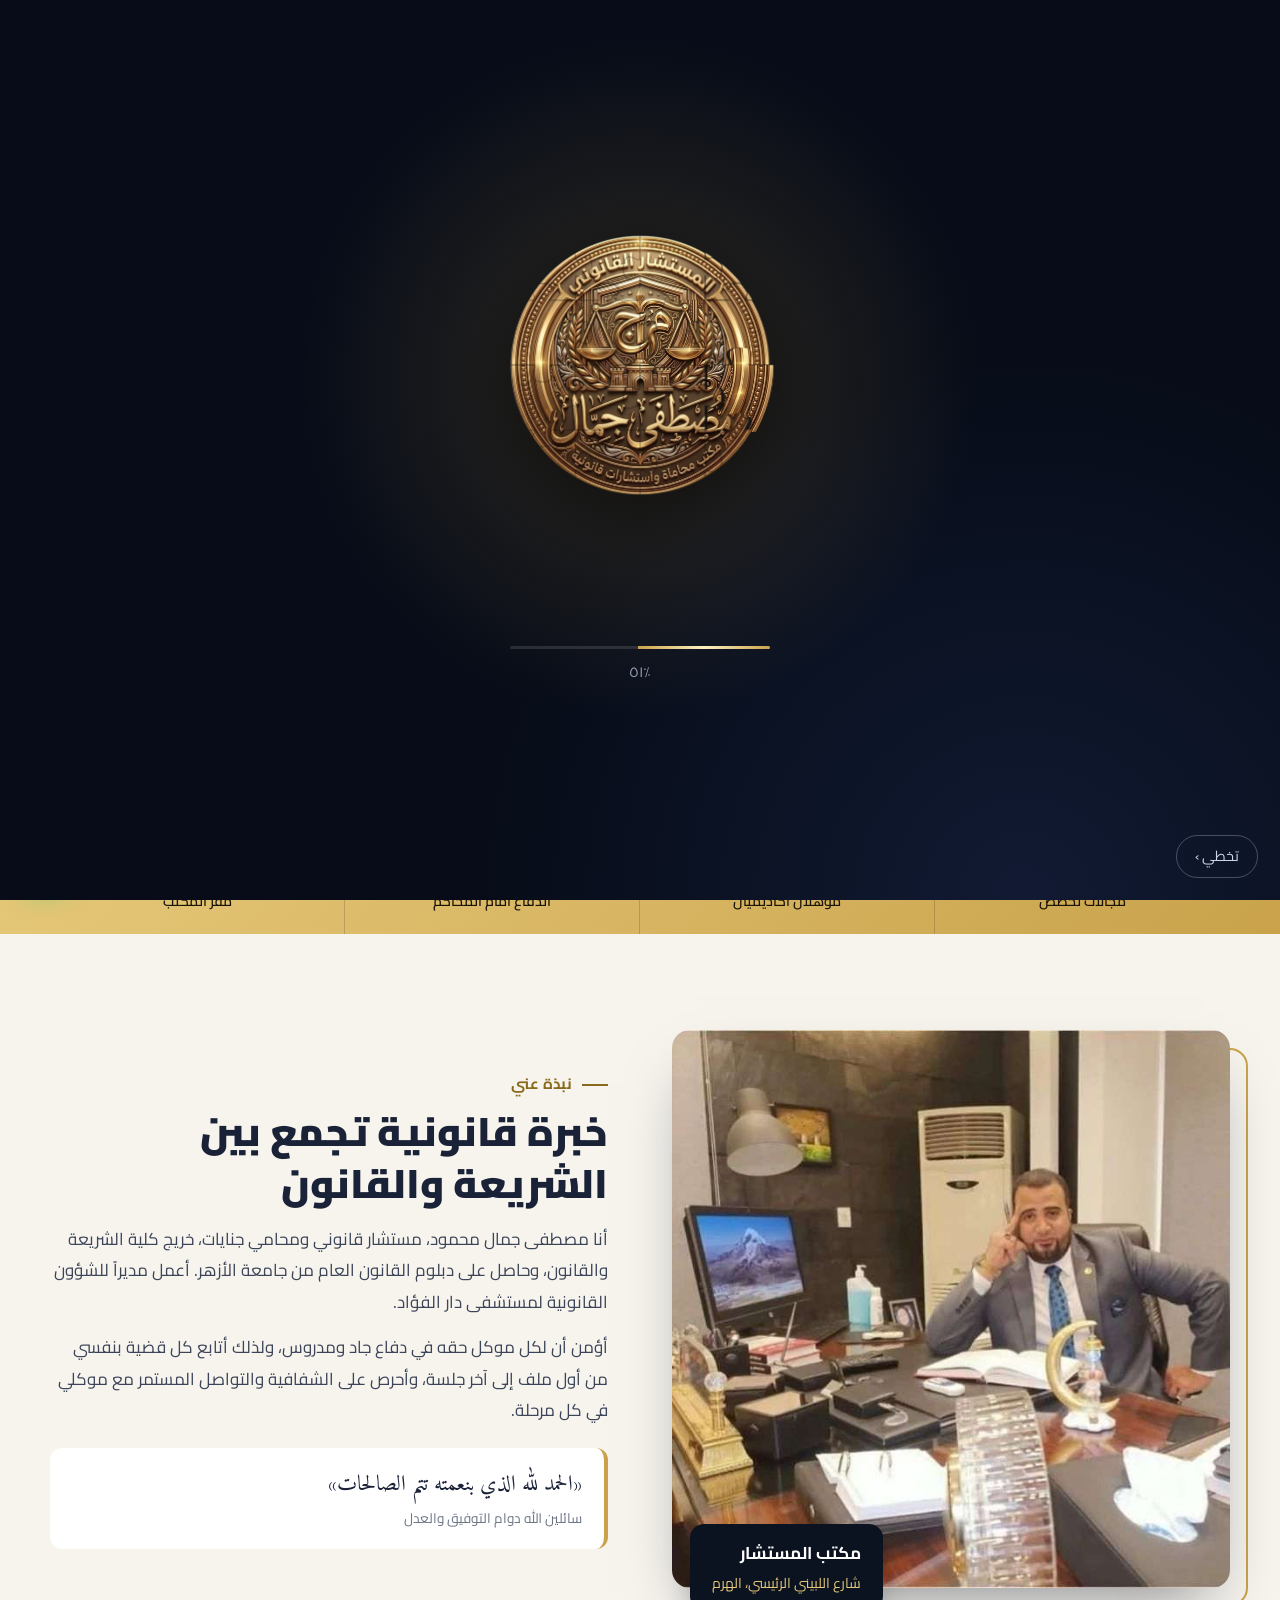
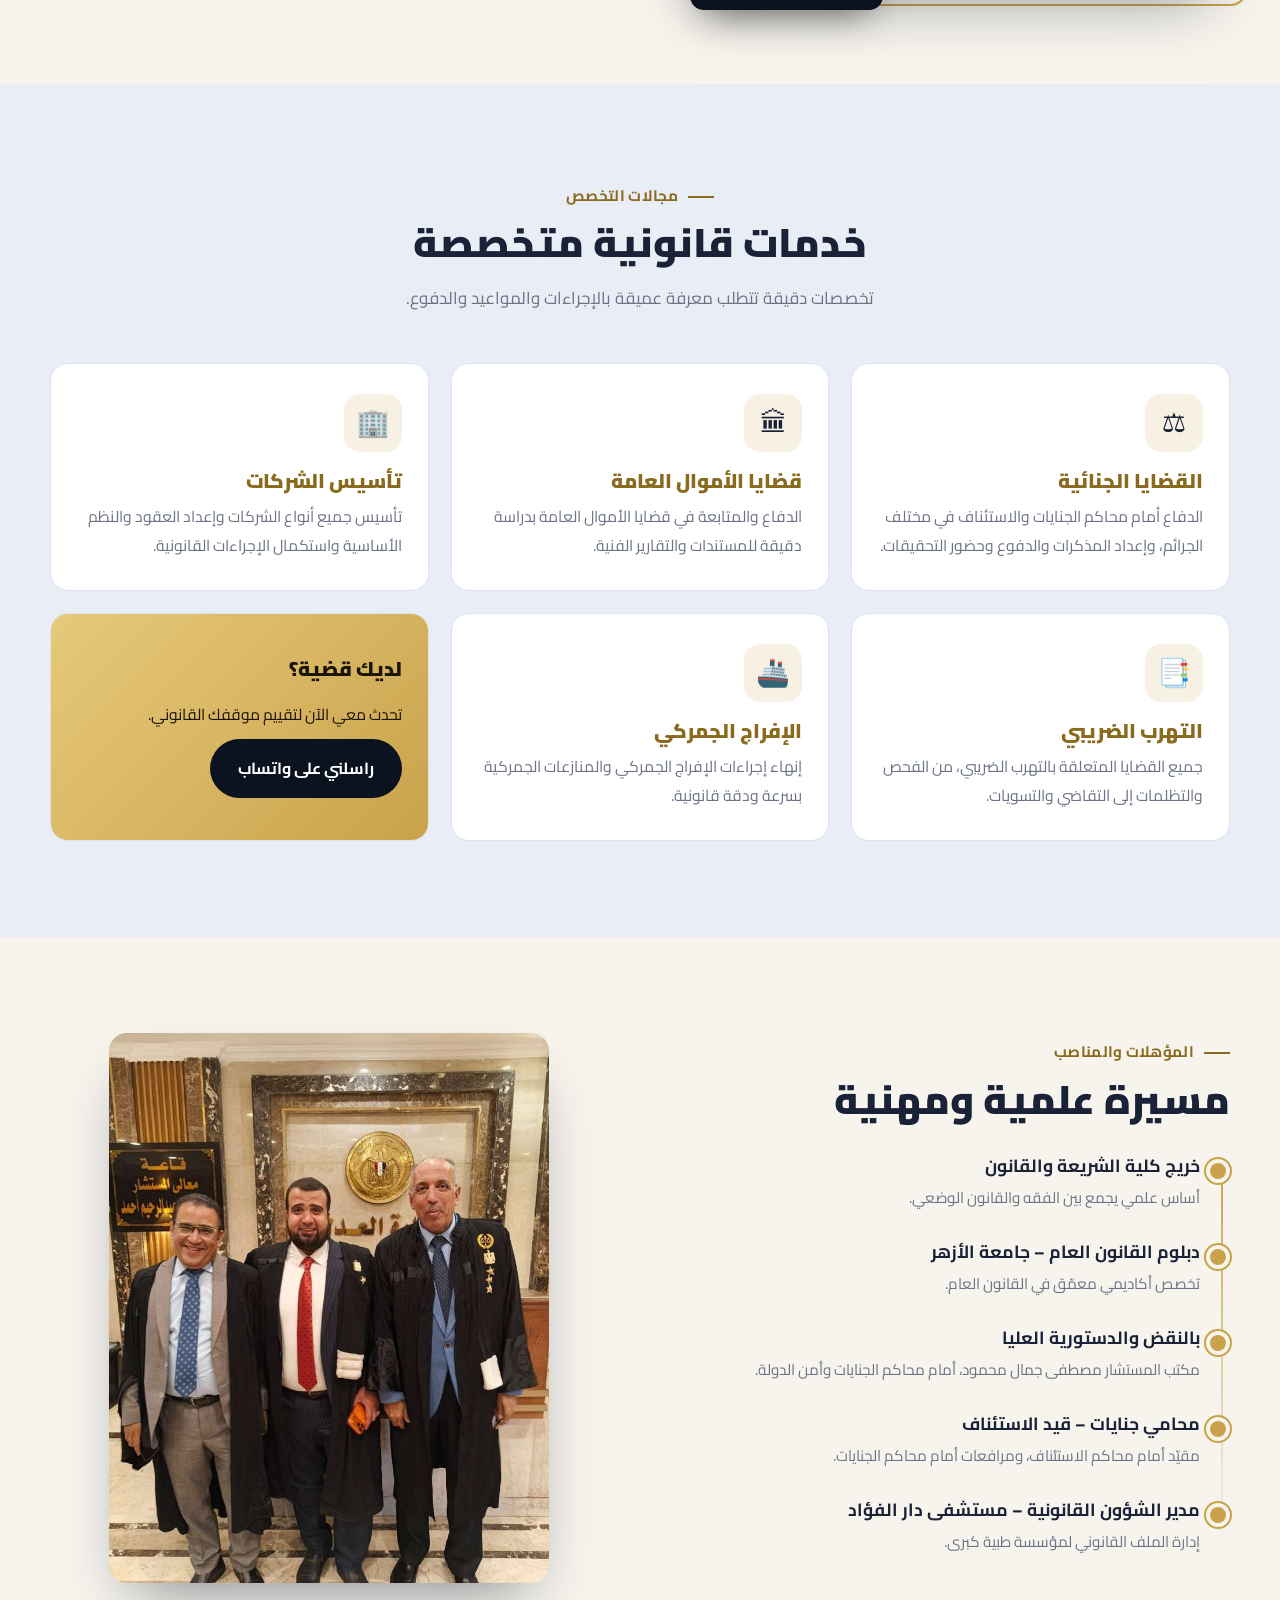
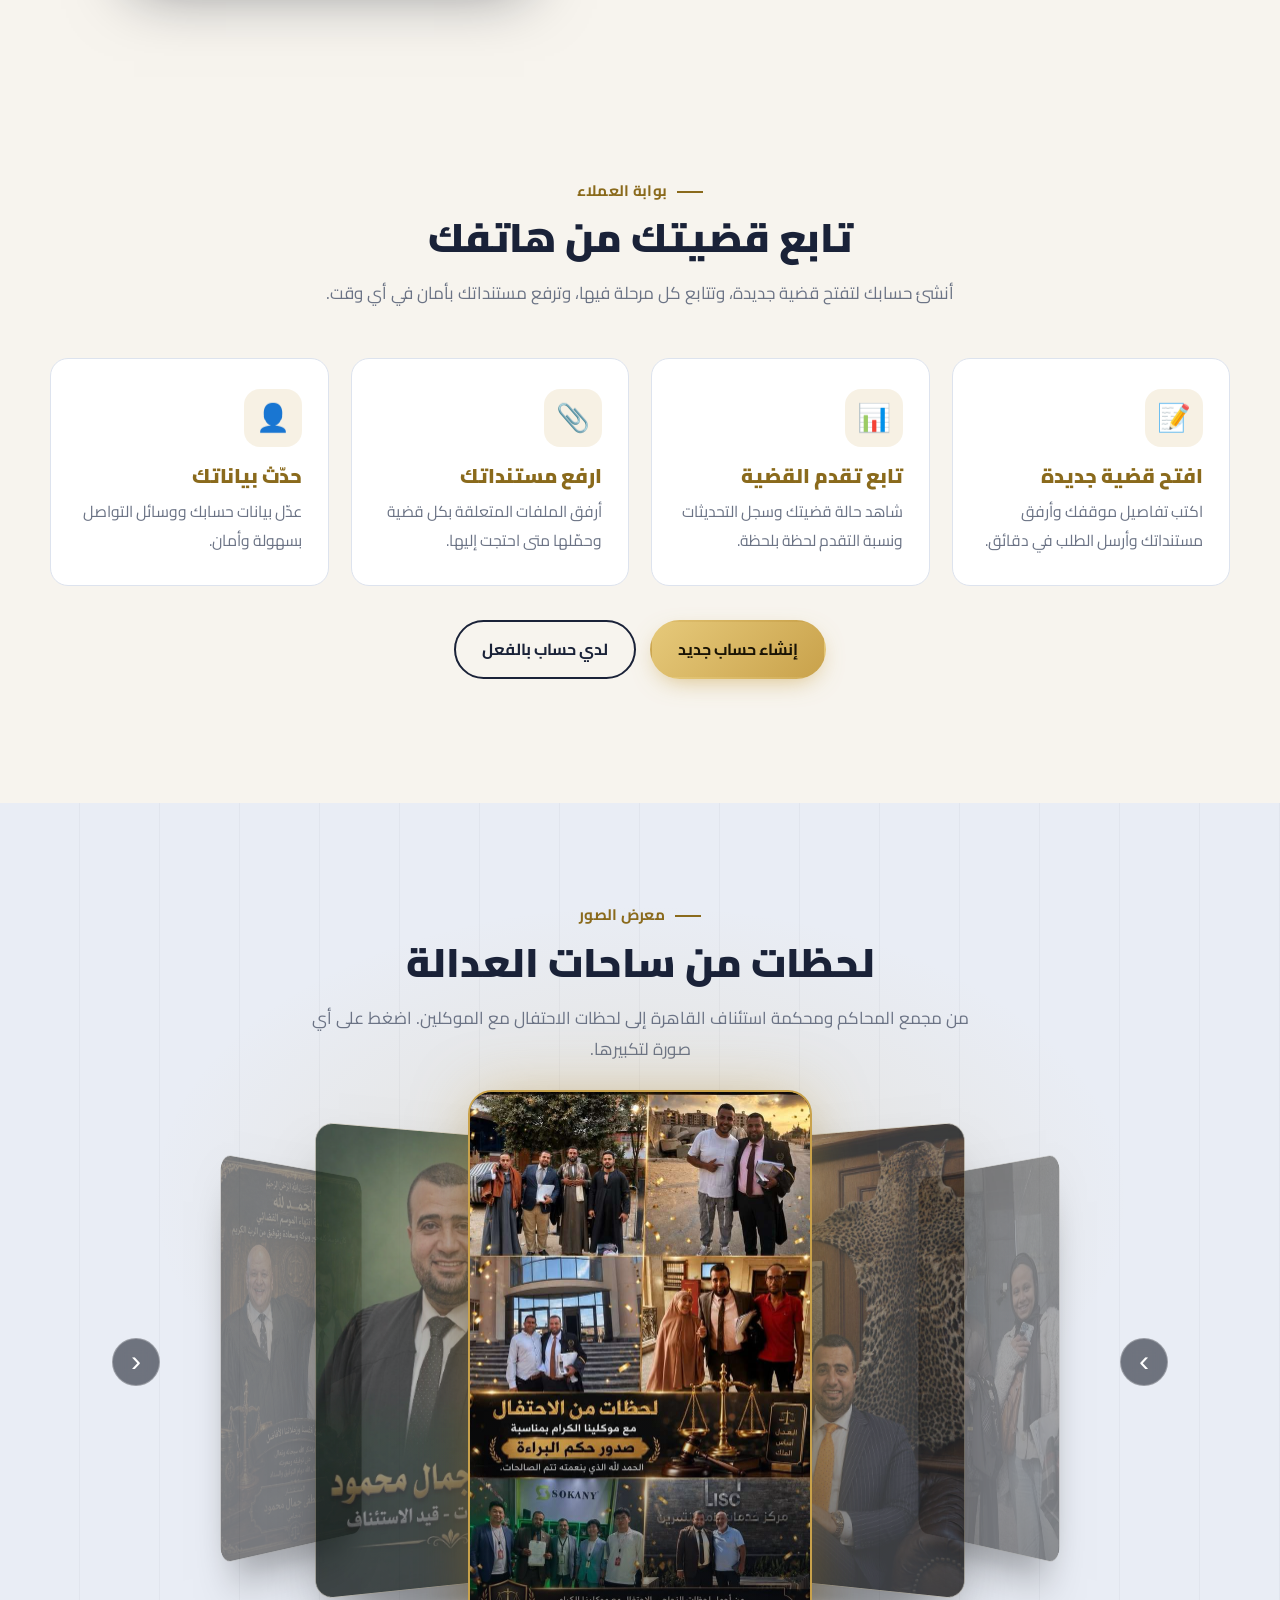
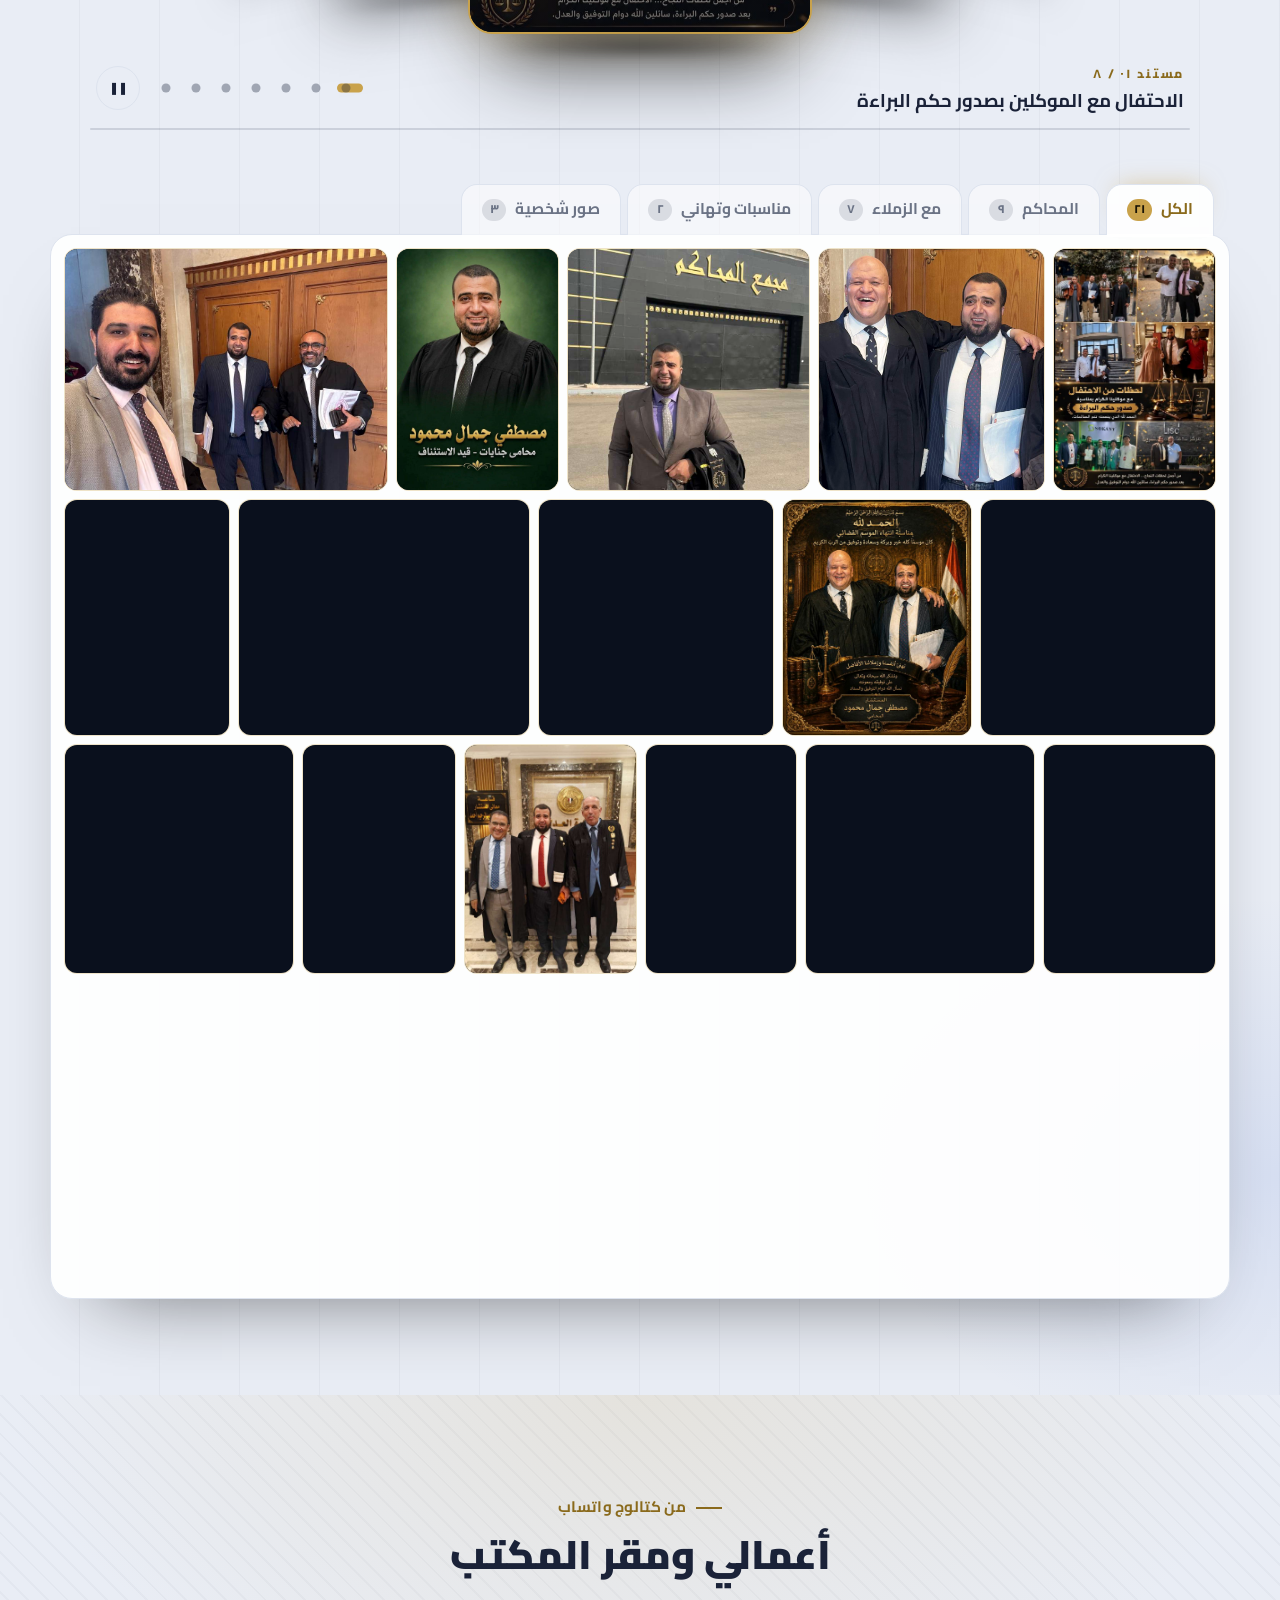
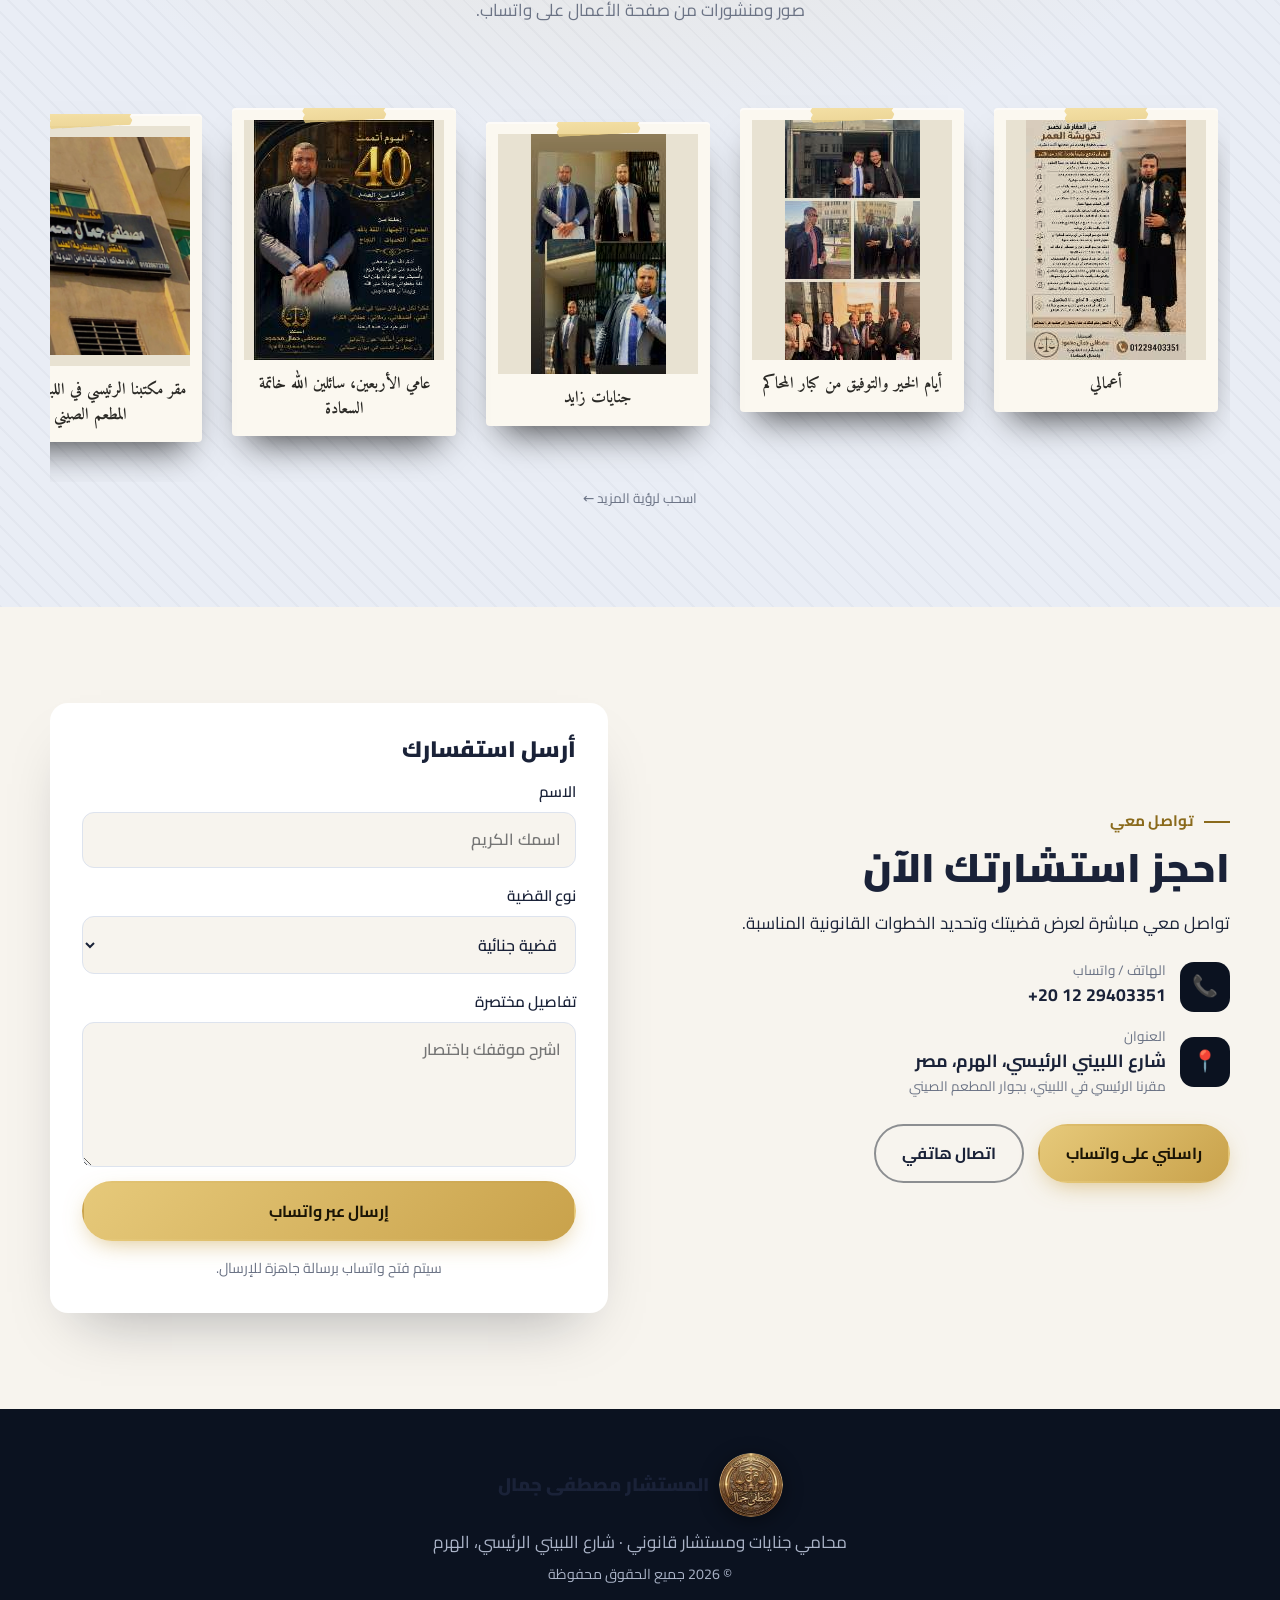
<file: index.html>
<!doctype html>
<html lang="ar" dir="rtl">
<head>
<meta charset="utf-8">
<meta name="viewport" content="width=device-width, initial-scale=1, viewport-fit=cover">
<title>المستشار القانوني مصطفى جمال | محامي جنايات ومستشار قانوني</title>
<meta name="description" content="المستشار القانوني مصطفى جمال، محامي جنايات ومستشار قانوني: القضايا الجنائية، قضايا الأموال العامة، تأسيس الشركات، التهرب الضريبي، والإفراج الجمركي. الجيزة، مصر.">
<meta property="og:title" content="المستشار القانوني مصطفى جمال | محامي جنايات ومستشار قانوني">
<meta property="og:description" content="قضايا جنائية، أموال عامة، تأسيس شركات، تهرب ضريبي، إفراج جمركي.">
<meta property="og:image" content="img/WhatsApp Image 2026-10-08 at 9.00.35 PM.jpeg">
<meta property="og:locale" content="ar_EG">
<meta name="theme-color" content="#0b1220">
<script src="i18n.js"></script>
<script src="i18n-en.js"></script>
<script src="theme.js"></script>
<link rel="icon" type="image/png" href="img/favicon.png">
<link rel="apple-touch-icon" href="img/logo-96.webp">
<link rel="preconnect" href="https://fonts.googleapis.com">
<link rel="preconnect" href="https://fonts.gstatic.com" crossorigin>
<link href="https://fonts.googleapis.com/css2?family=Cairo:wght@400;600;700;900&family=Amiri:wght@700&family=Playfair+Display:wght@700;900&display=swap" rel="stylesheet">
<script>document.documentElement.classList.add("js")</script>
<link rel="stylesheet" href="style.css">
</head>
<body>
<div class="loader" id="loader" role="status" aria-label="جارٍ التحميل">
  <div class="intro-glow"></div>
  <div class="intro-stage" id="introStage"></div>
  <div class="intro-name" id="introName"><b>المستشار القانوني</b><span>مصطفى جمال</span></div>
  <div class="intro-bar"><i id="introBar"></i></div>
  <div class="intro-pct" id="introPct">٠٪</div>
  <button type="button" class="intro-skip" id="introSkip">تخطي ›</button>
</div>
<div class="progress" id="progress"></div>

<header class="nav" id="nav">
  <a class="brand" href="#top" aria-label="المستشار مصطفى جمال"><img class="brand-logo" src="img/logo-96.webp" width="46" height="46" alt="شعار المستشار القانوني مصطفى جمال"><span>المستشار القانوني مصطفى جمال</span></a>
  <button class="burger" id="burger" aria-label="القائمة"><span></span><span></span><span></span></button>
  <nav id="menu">
    <a href="#about">نبذة</a>
    <a href="#services">التخصصات</a>
    <a href="#portal">بوابة العملاء</a>
    <a href="#gallery">معرض الصور</a>
    <a href="#contact">تواصل معي</a>
    <button class="lang-btn" type="button" data-lang-toggle data-no-i18n aria-label="English">EN</button>
    <button class="icon-btn" type="button" data-theme-toggle aria-label="تبديل الوضع">
      <svg class="i-sun" viewBox="0 0 24 24" width="20" height="20" fill="none" stroke="currentColor" stroke-width="2" stroke-linecap="round"><circle cx="12" cy="12" r="4"/><path d="M12 2v2M12 20v2M4.9 4.9l1.4 1.4M17.7 17.7l1.4 1.4M2 12h2M20 12h2M4.9 19.1l1.4-1.4M17.7 6.3l1.4-1.4"/></svg>
      <svg class="i-moon" viewBox="0 0 24 24" width="20" height="20" fill="none" stroke="currentColor" stroke-width="2" stroke-linecap="round" stroke-linejoin="round"><path d="M21 12.8A9 9 0 1 1 11.2 3a7 7 0 0 0 9.8 9.8z"/></svg>
    </button>
    <a class="btn btn-nav sm" id="loginLink" href="portal.html#/login">تسجيل الدخول</a>
    <a class="btn btn-gold sm" id="signupLink" href="portal.html#/signup">حساب جديد</a>
  </nav>
</header>

<main id="top">
<section class="hero">
  <div class="hero-bg" id="heroBg"><img class="wm" src="img/logo.webp" alt="" aria-hidden="true"></div>
  <canvas class="dust" id="dust" aria-hidden="true"></canvas>
  <div class="container hero-grid">
    <div class="hero-text reveal">
      <span class="pill">محامي جنايات · قيد الاستئناف · مستشار قانوني</span>
      <h1><span class="ln"><span>المستشار القانوني</span></span><span class="ln"><em><span>مصطفى جمال</span></em></span></h1>
      <p class="lead">العدل أساس الملك. أتولى قضاياكم بخبرة وحرص وأمانة، في القضايا الجنائية وقضايا الأموال العامة وتأسيس الشركات والتهرب الضريبي والإفراج الجمركي.</p>
      <div class="cta">
        <a class="btn btn-gold" href="https://wa.me/201229403351" target="_blank" rel="noopener">احجز استشارة عبر واتساب</a>
        <a class="btn btn-ghost" href="portal.html#/signup">افتح قضية جديدة</a>
        <a class="btn btn-ghost" href="tel:+201229403351">اتصل الآن</a>
      </div>
      <ul class="hero-tags">
        <li>خريج كلية الشريعة والقانون</li>
        <li>دبلوم القانون العام – جامعة الأزهر</li>
        <li>مدير الشؤون القانونية لمستشفى دار الفؤاد</li>
      </ul>
    </div>
    <div class="hero-photo reveal">
      <div class="ring" aria-hidden="true"></div><div class="frame" id="tiltFrame"><img src="img/WhatsApp Image 2026-10-08 at 9.00.35 PM.jpeg" alt="المستشار مصطفى جمال بالروب أمام شعار العدالة" width="960" height="960" fetchpriority="high"></div>
      <div class="badge-float"><b>⚖</b><span>محامي جنايات</span></div>
    </div>
  </div>
</section>

<section class="marquee" aria-hidden="true"><div class="mq-track"><span>القضايا الجنائية</span><i>⚖</i><span>الأموال العامة</span><i>⚖</i><span>تأسيس الشركات</span><i>⚖</i><span>التهرب الضريبي</span><i>⚖</i><span>الإفراج الجمركي</span><i>⚖</i><span>القضايا الجنائية</span><i>⚖</i><span>الأموال العامة</span><i>⚖</i><span>تأسيس الشركات</span><i>⚖</i><span>التهرب الضريبي</span><i>⚖</i><span>الإفراج الجمركي</span><i>⚖</i><span>القضايا الجنائية</span><i>⚖</i><span>الأموال العامة</span><i>⚖</i><span>تأسيس الشركات</span><i>⚖</i><span>التهرب الضريبي</span><i>⚖</i><span>الإفراج الجمركي</span><i>⚖</i><span>القضايا الجنائية</span><i>⚖</i><span>الأموال العامة</span><i>⚖</i><span>تأسيس الشركات</span><i>⚖</i><span>التهرب الضريبي</span><i>⚖</i><span>الإفراج الجمركي</span><i>⚖</i></div></section>

<section class="strip">
  <div class="container strip-in">
    <div><b data-count="5">٥</b><span>مجالات تخصص</span></div>
    <div><b data-count="2">٢</b><span>مؤهلان أكاديميان</span></div>
    <div><b>جنايات</b><span>الدفاع أمام المحاكم</span></div>
    <div><b>الهرم</b><span>مقر المكتب</span></div>
  </div>
</section>

<section class="section" id="about">
  <div class="container about-grid">
    <div class="about-img reveal">
      <img src="img/office.jpg" alt="مكتب المستشار مصطفى جمال" loading="lazy">
      <div class="about-img-card"><b>مكتب المستشار</b><span>شارع اللبيني الرئيسي، الهرم</span></div>
    </div>
    <div class="reveal">
      <span class="eyebrow">نبذة عني</span>
      <h2>خبرة قانونية تجمع بين الشريعة والقانون</h2>
      <p>أنا مصطفى جمال محمود، مستشار قانوني ومحامي جنايات، خريج كلية الشريعة والقانون، وحاصل على دبلوم القانون العام من جامعة الأزهر. أعمل مديراً للشؤون القانونية لمستشفى دار الفؤاد.</p>
      <p>أؤمن أن لكل موكل حقه في دفاع جاد ومدروس، ولذلك أتابع كل قضية بنفسي من أول ملف إلى آخر جلسة، وأحرص على الشفافية والتواصل المستمر مع موكلي في كل مرحلة.</p>
      <div class="quote">«الحمد لله الذي بنعمته تتم الصالحات»<small>سائلين الله دوام التوفيق والعدل</small></div>
    </div>
  </div>
</section>

<section class="section dark" id="services">
  <div class="container">
    <div class="head reveal"><span class="eyebrow">مجالات التخصص</span><h2>خدمات قانونية متخصصة</h2><p>تخصصات دقيقة تتطلب معرفة عميقة بالإجراءات والمواعيد والدفوع.</p></div>
    <div class="cards">
      <article class="card tilt reveal"><div class="ico">⚖</div><h3>القضايا الجنائية</h3><p>الدفاع أمام محاكم الجنايات والاستئناف في مختلف الجرائم، وإعداد المذكرات والدفوع وحضور التحقيقات.</p></article>
      <article class="card tilt reveal"><div class="ico">🏛</div><h3>قضايا الأموال العامة</h3><p>الدفاع والمتابعة في قضايا الأموال العامة بدراسة دقيقة للمستندات والتقارير الفنية.</p></article>
      <article class="card tilt reveal"><div class="ico">🏢</div><h3>تأسيس الشركات</h3><p>تأسيس جميع أنواع الشركات وإعداد العقود والنظم الأساسية واستكمال الإجراءات القانونية.</p></article>
      <article class="card tilt reveal"><div class="ico">📑</div><h3>التهرب الضريبي</h3><p>جميع القضايا المتعلقة بالتهرب الضريبي، من الفحص والتظلمات إلى التقاضي والتسويات.</p></article>
      <article class="card tilt reveal"><div class="ico">🚢</div><h3>الإفراج الجمركي</h3><p>إنهاء إجراءات الإفراج الجمركي والمنازعات الجمركية بسرعة ودقة قانونية.</p></article>
      <article class="card cta-card tilt reveal"><h3>لديك قضية؟</h3><p>تحدث معي الآن لتقييم موقفك القانوني.</p><a class="btn btn-gold" href="https://wa.me/201229403351" target="_blank" rel="noopener">راسلني على واتساب</a></article>
    </div>
  </div>
</section>

<section class="section" id="credentials">
  <div class="container cred-grid">
    <div class="reveal">
      <span class="eyebrow">المؤهلات والمناصب</span>
      <h2>مسيرة علمية ومهنية</h2>
      <ul class="timeline">
        <li><b>خريج كلية الشريعة والقانون</b><span>أساس علمي يجمع بين الفقه والقانون الوضعي.</span></li>
        <li><b>دبلوم القانون العام – جامعة الأزهر</b><span>تخصص أكاديمي معمّق في القانون العام.</span></li>
        <li><b>بالنقض والدستورية العليا</b><span>مكتب المستشار مصطفى جمال محمود، أمام محاكم الجنايات وأمن الدولة.</span></li>
        <li><b>محامي جنايات – قيد الاستئناف</b><span>مقيّد أمام محاكم الاستئناف، ومرافعات أمام محاكم الجنايات.</span></li>
        <li><b>مدير الشؤون القانونية – مستشفى دار الفؤاد</b><span>إدارة الملف القانوني لمؤسسة طبية كبرى.</span></li>
      </ul>
    </div>
    <div class="cred-img reveal"><img src="img/robe.jpg" alt="المستشار مصطفى جمال بالروب داخل وزارة العدل" loading="lazy"></div>
  </div>
</section>

<section class="section" id="portal">
  <div class="container">
    <div class="head reveal"><span class="eyebrow">بوابة العملاء</span><h2>تابع قضيتك من هاتفك</h2><p>أنشئ حسابك لتفتح قضية جديدة، وتتابع كل مرحلة فيها، وترفع مستنداتك بأمان في أي وقت.</p></div>
    <div class="cards c4">
      <article class="card tilt reveal"><div class="ico">📝</div><h3>افتح قضية جديدة</h3><p>اكتب تفاصيل موقفك وأرفق مستنداتك وأرسل الطلب في دقائق.</p></article>
      <article class="card tilt reveal"><div class="ico">📊</div><h3>تابع تقدم القضية</h3><p>شاهد حالة قضيتك وسجل التحديثات ونسبة التقدم لحظة بلحظة.</p></article>
      <article class="card tilt reveal"><div class="ico">📎</div><h3>ارفع مستنداتك</h3><p>أرفق الملفات المتعلقة بكل قضية وحمّلها متى احتجت إليها.</p></article>
      <article class="card tilt reveal"><div class="ico">👤</div><h3>حدّث بياناتك</h3><p>عدّل بيانات حسابك ووسائل التواصل بسهولة وأمان.</p></article>
    </div>
    <div class="cta center reveal"><a class="btn btn-gold" href="portal.html#/signup">إنشاء حساب جديد</a><a class="btn btn-outline" href="portal.html#/login">لدي حساب بالفعل</a></div>
  </div>
</section>

<section class="section dark gal-sec" id="gallery">
  <div class="container">
    <div class="head reveal"><span class="eyebrow">معرض الصور</span><h2>لحظات من ساحات العدالة</h2><p>من مجمع المحاكم ومحكمة استئناف القاهرة إلى لحظات الاحتفال مع الموكلين. اضغط على أي صورة لتكبيرها.</p></div>
    <div class="cf" id="cf" role="region" aria-roledescription="carousel" aria-label="صور مميزة" tabindex="0">
      <div class="cf-stage" id="cfTrack">
        <figure class="cf-s" data-cat="occ"><button type="button" aria-label="تكبير: الاحتفال مع الموكلين بصدور حكم البراءة"><img src="img/success.jpg" width="720" height="1081" alt="الاحتفال مع الموكلين بصدور حكم البراءة" decoding="async"></button><figcaption>الاحتفال مع الموكلين بصدور حكم البراءة</figcaption></figure>
        <figure class="cf-s" data-cat="por"><button type="button" aria-label="تكبير: المستشار مصطفى جمال محمود – محامي جنايات قيد الاستئناف"><img src="img/new0037.jpg" width="843" height="1264" alt="المستشار مصطفى جمال محمود – محامي جنايات قيد الاستئناف" decoding="async"></button><figcaption>المستشار مصطفى جمال محمود – محامي جنايات قيد الاستئناف</figcaption></figure>
        <figure class="cf-s" data-cat="occ"><button type="button" aria-label="تكبير: بمناسبة انتهاء الموسم القضائي"><img src="img/new0028.jpg" width="900" height="1125" alt="بمناسبة انتهاء الموسم القضائي" decoding="async"></button><figcaption>بمناسبة انتهاء الموسم القضائي</figcaption></figure>
        <figure class="cf-s" data-cat="por"><button type="button" aria-label="تكبير: المستشار مصطفى جمال محمود بالروب"><img src="img/new0035.jpg" width="895" height="1280" alt="المستشار مصطفى جمال محمود بالروب" loading="lazy" decoding="async"></button><figcaption>المستشار مصطفى جمال محمود بالروب</figcaption></figure>
        <figure class="cf-s" data-cat="col"><button type="button" aria-label="تكبير: مع الزملاء داخل وزارة العدل"><img src="img/robe.jpg" width="760" height="1012" alt="مع الزملاء داخل وزارة العدل" loading="lazy" decoding="async"></button><figcaption>مع الزملاء داخل وزارة العدل</figcaption></figure>
        <figure class="cf-s" data-cat="col"><button type="button" aria-label="تكبير: مع زميل في قاعة المحكمة"><img src="img/new0031.jpg" width="900" height="727" alt="مع زميل في قاعة المحكمة" loading="lazy" decoding="async"></button><figcaption>مع زميل في قاعة المحكمة</figcaption></figure>
        <figure class="cf-s" data-cat="court"><button type="button" aria-label="تكبير: أمام محكمة الاستئناف"><img src="img/court2.jpg" width="640" height="640" alt="أمام محكمة الاستئناف" loading="lazy" decoding="async"></button><figcaption>أمام محكمة الاستئناف</figcaption></figure>
        <figure class="cf-s" data-cat="por"><button type="button" aria-label="تكبير: في استراحة داخل المحكمة"><img src="img/new0030.jpg" width="838" height="1280" alt="في استراحة داخل المحكمة" loading="lazy" decoding="async"></button><figcaption>في استراحة داخل المحكمة</figcaption></figure>
      </div>
      <button class="cf-nav cf-prev" type="button" aria-label="السابق">‹</button>
      <button class="cf-nav cf-next" type="button" aria-label="التالي">›</button>
      <div class="cf-meta">
        <div class="cf-info"><span class="cf-no" data-no-i18n></span><span class="cf-cap" id="cfCap" aria-live="polite"></span></div>
        <div class="cf-ctl"><div class="cf-dots" id="cfDots"></div><button class="cf-play" id="cfPlay" type="button" aria-label="إيقاف التشغيل التلقائي">❚❚</button></div>
      </div>
      <div class="cf-bar" aria-hidden="true"><i id="cfBar"></i></div>
    </div>
    <div class="gtabs" id="chips" role="tablist" aria-label="تصفية الصور">
      <button class="gtab on" data-f="all" role="tab" aria-selected="true"><b>الكل</b><i class="cnt" data-no-i18n></i></button>
      <button class="gtab" data-f="court" role="tab" aria-selected="false"><b>المحاكم</b><i class="cnt" data-no-i18n></i></button>
      <button class="gtab" data-f="col" role="tab" aria-selected="false"><b>مع الزملاء</b><i class="cnt" data-no-i18n></i></button>
      <button class="gtab" data-f="occ" role="tab" aria-selected="false"><b>مناسبات وتهاني</b><i class="cnt" data-no-i18n></i></button>
      <button class="gtab" data-f="por" role="tab" aria-selected="false"><b>صور شخصية</b><i class="cnt" data-no-i18n></i></button>
    </div>
    <div class="jg-wrap">
      <div class="jg" id="masonry">
        <figure class="jt" data-cat="occ"><button type="button" aria-label="تكبير: الاحتفال مع الموكلين بصدور حكم البراءة"><img src="img/success.jpg" width="720" height="1081" alt="الاحتفال مع الموكلين بصدور حكم البراءة" loading="lazy" decoding="async"></button><figcaption>الاحتفال مع الموكلين بصدور حكم البراءة</figcaption></figure>
        <figure class="jt" data-cat="col"><button type="button" aria-label="تكبير: مع زميل في أروقة المحكمة"><img src="img/new0026.jpg" width="900" height="963" alt="مع زميل في أروقة المحكمة" loading="lazy" decoding="async"></button><figcaption>مع زميل في أروقة المحكمة</figcaption></figure>
        <figure class="jt" data-cat="court"><button type="button" aria-label="تكبير: أمام مجمع المحاكم"><img src="img/court1.jpg" width="640" height="640" alt="أمام مجمع المحاكم" loading="lazy" decoding="async"></button><figcaption>أمام مجمع المحاكم</figcaption></figure>
        <figure class="jt" data-cat="por"><button type="button" aria-label="تكبير: المستشار مصطفى جمال محمود – محامي جنايات قيد الاستئناف"><img src="img/new0037.jpg" width="843" height="1264" alt="المستشار مصطفى جمال محمود – محامي جنايات قيد الاستئناف" loading="lazy" decoding="async"></button><figcaption>المستشار مصطفى جمال محمود – محامي جنايات قيد الاستئناف</figcaption></figure>
        <figure class="jt" data-cat="col"><button type="button" aria-label="تكبير: مع زميل بعد الجلسة"><img src="img/new0027.jpg" width="900" height="675" alt="مع زميل بعد الجلسة" loading="lazy" decoding="async"></button><figcaption>مع زميل بعد الجلسة</figcaption></figure>
        <figure class="jt" data-cat="court"><button type="button" aria-label="تكبير: أمام محكمة الاستئناف"><img src="img/court2.jpg" width="640" height="640" alt="أمام محكمة الاستئناف" loading="lazy" decoding="async"></button><figcaption>أمام محكمة الاستئناف</figcaption></figure>
        <figure class="jt" data-cat="occ"><button type="button" aria-label="تكبير: بمناسبة انتهاء الموسم القضائي"><img src="img/new0028.jpg" width="900" height="1125" alt="بمناسبة انتهاء الموسم القضائي" loading="lazy" decoding="async"></button><figcaption>بمناسبة انتهاء الموسم القضائي</figcaption></figure>
        <figure class="jt" data-cat="court"><button type="button" aria-label="تكبير: قاعة المحكمة"><img src="img/court3.jpg" width="640" height="640" alt="قاعة المحكمة" loading="lazy" decoding="async"></button><figcaption>قاعة المحكمة</figcaption></figure>
        <figure class="jt" data-cat="col"><button type="button" aria-label="تكبير: مع زميل في قاعة المحكمة"><img src="img/new0031.jpg" width="900" height="727" alt="مع زميل في قاعة المحكمة" loading="lazy" decoding="async"></button><figcaption>مع زميل في قاعة المحكمة</figcaption></figure>
        <figure class="jt" data-cat="por"><button type="button" aria-label="تكبير: المستشار مصطفى جمال محمود بالروب"><img src="img/new0035.jpg" width="895" height="1280" alt="المستشار مصطفى جمال محمود بالروب" loading="lazy" decoding="async"></button><figcaption>المستشار مصطفى جمال محمود بالروب</figcaption></figure>
        <figure class="jt" data-cat="col"><button type="button" aria-label="تكبير: في زيارة مع الزملاء"><img src="img/new0029.jpg" width="900" height="1200" alt="في زيارة مع الزملاء" loading="lazy" decoding="async"></button><figcaption>في زيارة مع الزملاء</figcaption></figure>
        <figure class="jt" data-cat="court"><button type="button" aria-label="تكبير: محكمة استئناف القاهرة"><img src="img/court4.jpg" width="640" height="640" alt="محكمة استئناف القاهرة" loading="lazy" decoding="async"></button><figcaption>محكمة استئناف القاهرة</figcaption></figure>
        <figure class="jt" data-cat="por"><button type="button" aria-label="تكبير: في استراحة داخل المحكمة"><img src="img/new0030.jpg" width="838" height="1280" alt="في استراحة داخل المحكمة" loading="lazy" decoding="async"></button><figcaption>في استراحة داخل المحكمة</figcaption></figure>
        <figure class="jt" data-cat="col"><button type="button" aria-label="تكبير: مع الزملاء داخل وزارة العدل"><img src="img/robe.jpg" width="760" height="1012" alt="مع الزملاء داخل وزارة العدل" loading="lazy" decoding="async"></button><figcaption>مع الزملاء داخل وزارة العدل</figcaption></figure>
        <figure class="jt" data-cat="court"><button type="button" aria-label="تكبير: أمام محكمة الجنايات"><img src="img/new0034.jpg" width="853" height="1280" alt="أمام محكمة الجنايات" loading="lazy" decoding="async"></button><figcaption>أمام محكمة الجنايات</figcaption></figure>
        <figure class="jt" data-cat="col"><button type="button" aria-label="تكبير: مع الزملاء أمام المحكمة"><img src="img/colleagues.jpg" width="760" height="760" alt="مع الزملاء أمام المحكمة" loading="lazy" decoding="async"></button><figcaption>مع الزملاء أمام المحكمة</figcaption></figure>
        <figure class="jt" data-cat="court"><button type="button" aria-label="تكبير: داخل قاعة المحكمة"><img src="img/new0032.jpg" width="900" height="1200" alt="داخل قاعة المحكمة" loading="lazy" decoding="async"></button><figcaption>داخل قاعة المحكمة</figcaption></figure>
        <figure class="jt" data-cat="col"><button type="button" aria-label="تكبير: لقطات من العمل"><img src="img/moment.jpg" width="760" height="610" alt="لقطات من العمل" loading="lazy" decoding="async"></button><figcaption>لقطات من العمل</figcaption></figure>
        <figure class="jt" data-cat="court"><button type="button" aria-label="تكبير: جولات في المحاكم"><img src="img/courts.jpg" width="640" height="1137" alt="جولات في المحاكم" loading="lazy" decoding="async"></button><figcaption>جولات في المحاكم</figcaption></figure>
        <figure class="jt" data-cat="court"><button type="button" aria-label="تكبير: لقطات من الميدان"><img src="img/new0033.jpg" width="719" height="1280" alt="لقطات من الميدان" loading="lazy" decoding="async"></button><figcaption>لقطات من الميدان</figcaption></figure>
        <figure class="jt" data-cat="court"><button type="button" aria-label="تكبير: لقطات من ساحات المحاكم"><img src="img/new0036.jpg" width="719" height="1280" alt="لقطات من ساحات المحاكم" loading="lazy" decoding="async"></button><figcaption>لقطات من ساحات المحاكم</figcaption></figure>
      </div>
    </div>
  </div>
</section>

<section class="section dark board-sec" id="catalog">
  <div class="container">
    <div class="head reveal"><span class="eyebrow">من كتالوج واتساب</span><h2>أعمالي ومقر المكتب</h2><p>صور ومنشورات من صفحة الأعمال على واتساب.</p></div>
    <div class="cat" id="cat">
      <figure class="reveal"><button type="button" aria-label="تكبير: إعلان أعمالي - المستشار مصطفى جمال محمود"><img src="img/catalog-flyer.jpg" alt="إعلان أعمالي - المستشار مصطفى جمال محمود" loading="lazy"></button><figcaption>أعمالي</figcaption></figure>
      <figure class="reveal"><button type="button" aria-label="تكبير: أيام الخير والتوفيق من كبار المحاكم"><img src="img/catalog-courts.jpg" alt="أيام الخير والتوفيق من كبار المحاكم" loading="lazy"></button><figcaption>أيام الخير والتوفيق من كبار المحاكم</figcaption></figure>
      <figure class="reveal"><button type="button" aria-label="تكبير: جنايات زايد"><img src="img/catalog-zayed.jpg" alt="جنايات زايد" loading="lazy"></button><figcaption>جنايات زايد</figcaption></figure>
      <figure class="reveal"><button type="button" aria-label="تكبير: عامي الأربعين - سائلين الله خاتمة السعادة"><img src="img/catalog-40.jpg" alt="عامي الأربعين - سائلين الله خاتمة السعادة" loading="lazy"></button><figcaption>عامي الأربعين، سائلين الله خاتمة السعادة</figcaption></figure>
      <figure class="reveal"><button type="button" aria-label="تكبير: لافتة مكتب المستشار مصطفى جمال محمود"><img src="img/catalog-office-sign.jpg" alt="لافتة مكتب المستشار مصطفى جمال محمود بالنقض والدستورية العليا، أمام محاكم الجنايات وأمن الدولة" loading="lazy"></button><figcaption>مقر مكتبنا الرئيسي في اللبيني، بجوار المطعم الصيني</figcaption></figure>
    </div>
    <p class="cat-hint">اسحب لرؤية المزيد ←</p>
  </div>
</section>

<section class="section" id="contact">
  <div class="container contact-grid">
    <div class="reveal">
      <span class="eyebrow">تواصل معي</span>
      <h2>احجز استشارتك الآن</h2>
      <p>تواصل معي مباشرة لعرض قضيتك وتحديد الخطوات القانونية المناسبة.</p>
      <ul class="clist">
        <li><span>📞</span><div><small>الهاتف / واتساب</small><a href="tel:+201229403351" dir="ltr">+20 12 29403351</a></div></li>
        <li><span>📍</span><div><small>العنوان</small><a href="https://www.google.com/maps/search/?api=1&query=%D8%B4%D8%A7%D8%B1%D8%B9+%D9%85%D8%B5%D8%B1%D9%81+%D8%A7%D9%84%D9%84%D8%A8%D9%8A%D9%86%D9%89+172+%D8%A7%D9%84%D8%AC%D9%8A%D8%B2%D8%A9" target="_blank" rel="noopener">شارع اللبيني الرئيسي، الهرم، مصر</a><small>مقرنا الرئيسي في اللبيني، بجوار المطعم الصيني</small></div></li>
      </ul>
      <div class="cta"><a class="btn btn-gold" href="https://wa.me/201229403351" target="_blank" rel="noopener">راسلني على واتساب</a><a class="btn btn-ghost dark-ghost" href="tel:+201229403351">اتصال هاتفي</a></div>
    </div>
    <form class="form reveal" id="form">
      <h3>أرسل استفسارك</h3>
      <label>الاسم<input name="name" required placeholder="اسمك الكريم"></label>
      <label>نوع القضية
        <select name="type">
          <option value="قضية جنائية">قضية جنائية</option><option value="قضية أموال عامة">قضية أموال عامة</option><option value="تأسيس شركة">تأسيس شركة</option><option value="تهرب ضريبي">تهرب ضريبي</option><option value="إفراج جمركي">إفراج جمركي</option><option value="أخرى">أخرى</option>
        </select>
      </label>
      <label>تفاصيل مختصرة<textarea name="msg" rows="4" placeholder="اشرح موقفك باختصار"></textarea></label>
      <button class="btn btn-gold" type="submit">إرسال عبر واتساب</button>
      <small>سيتم فتح واتساب برسالة جاهزة للإرسال.</small>
    </form>
  </div>
</section>
</main>

<footer class="foot">
  <div class="container">
    <div class="brand"><img class="brand-logo" src="img/logo-96.webp" width="46" height="46" alt="" loading="lazy"><span>المستشار مصطفى جمال</span></div>
    <p>محامي جنايات ومستشار قانوني · شارع اللبيني الرئيسي، الهرم</p>
    <small>© <span id="yr"></span> جميع الحقوق محفوظة</small>
  </div>
</footer>

<a class="wa-float" href="https://wa.me/201229403351" target="_blank" rel="noopener" aria-label="واتساب">
  <svg viewBox="0 0 32 32" width="28" height="28" fill="#fff"><path d="M16 3a13 13 0 0 0-11.2 19.6L3 29l6.6-1.7A13 13 0 1 0 16 3zm0 23.7a10.7 10.7 0 0 1-5.5-1.5l-.4-.2-3.9 1 1-3.8-.3-.4A10.7 10.7 0 1 1 16 26.700zm5.900-8c-.3-.2-1.900-.9-2.200-1s-.5-.2-.7.2-.8 1-1 1.200-.4.2-.7.1a8.800 8.800 0 0 1-4.400-3.800c-.3-.6.3-.5.9-1.700.1-.2 0-.4 0-.5l-1-2.300c-.2-.6-.5-.5-.7-.5h-.6a1.200 1.200 0 0 0-.9.400 3.700 3.700 0 0 0-1.100 2.700 6.400 6.400 0 0 0 1.300 3.400 14.600 14.600 0 0 0 5.600 5c2 .8 2.800.9 3.800.7a3.200 3.200 0 0 0 2.100-1.500 2.600 2.600 0 0 0 .2-1.500c-.1-.1-.3-.2-.6-.4z"/></svg>
</a>

<div class="lb" id="lb" hidden role="dialog" aria-modal="true" aria-label="عرض الصورة">
  <button class="lb-x" aria-label="إغلاق">×</button>
  <button class="lb-n lb-prev" aria-label="السابقة">›</button>
  <button class="lb-n lb-next" aria-label="التالية">‹</button>
  <figure class="lb-fig"><img alt=""><figcaption></figcaption></figure>
  <div class="lb-c"></div>
</div>
<script src="script.js"></script>
</body>
</html>
</file>
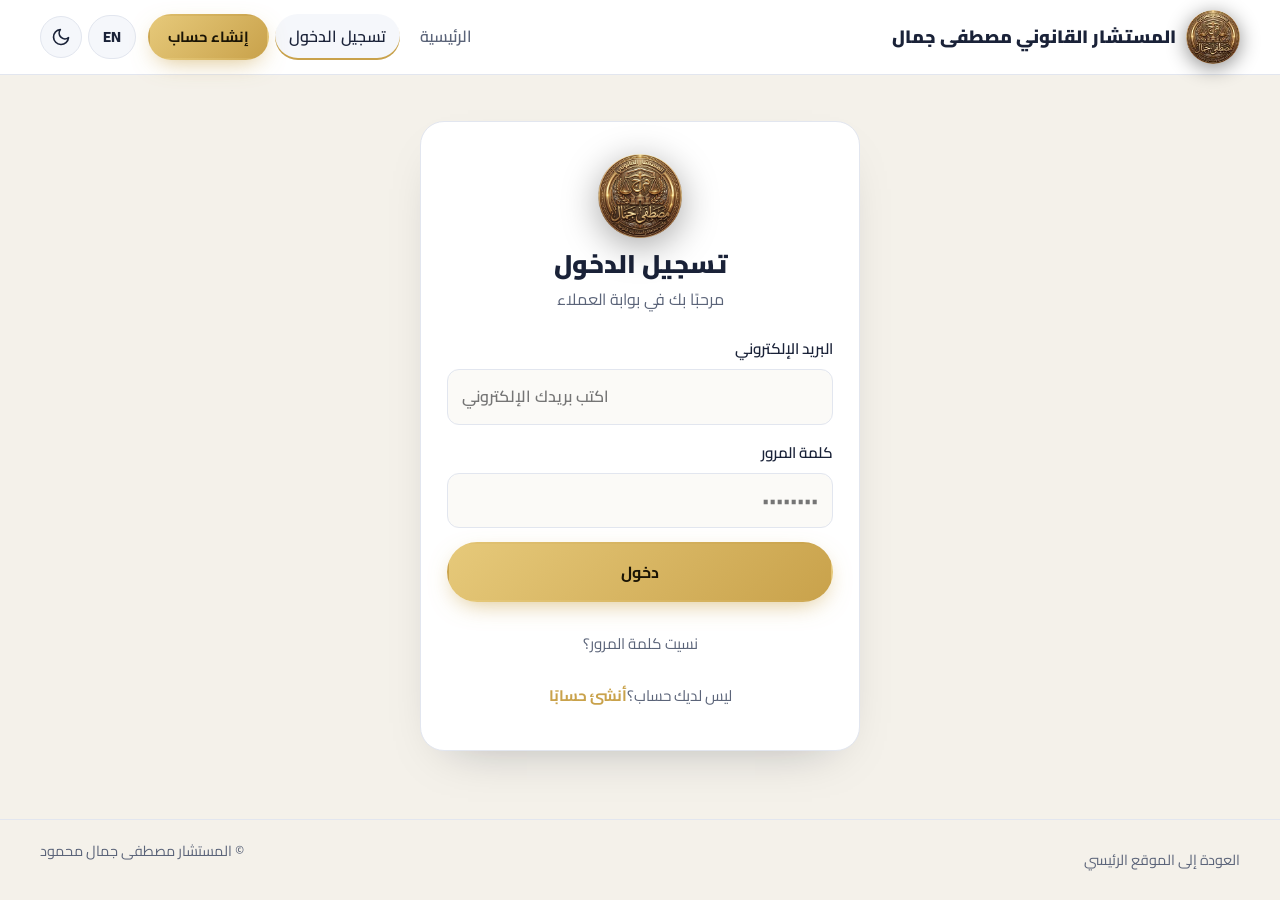
<file: portal.html>
<!doctype html>
<html lang="ar" dir="rtl">
<head>
<meta charset="utf-8">
<meta name="viewport" content="width=device-width, initial-scale=1, viewport-fit=cover">
<title>بوابة العملاء | المستشار القانوني مصطفى جمال</title>
<meta name="description" content="بوابة العملاء: افتح قضية جديدة، تابع تقدمها، وارفع مستنداتك بأمان.">
<meta name="robots" content="noindex">
<meta name="theme-color" content="#0b1220">
<script src="i18n.js"></script>
<script src="i18n-en.js"></script>
<script src="theme.js"></script>
<link rel="icon" type="image/png" href="img/favicon.png">
<link rel="apple-touch-icon" href="img/logo-96.webp">
<link rel="preconnect" href="https://fonts.googleapis.com">
<link rel="preconnect" href="https://fonts.gstatic.com" crossorigin>
<link href="https://fonts.googleapis.com/css2?family=Cairo:wght@400;600;700;900&family=Amiri:wght@700&family=Playfair+Display:wght@700;900&display=swap" rel="stylesheet">
<link rel="stylesheet" href="style.css">
<link rel="stylesheet" href="portal.css">
</head>
<body class="portal">

<header class="pbar" id="pbar">
  <a class="brand" href="index.html" aria-label="العودة إلى الموقع الرئيسي">
    <img class="brand-logo" src="img/logo-96.webp" width="46" height="46" alt="شعار المستشار القانوني مصطفى جمال">
    <span>المستشار القانوني مصطفى جمال</span>
  </a>
  <nav class="pnav" id="pnav" aria-label="القائمة الرئيسية"></nav>
  <div class="pact">
    <button class="lang-btn" type="button" data-lang-toggle data-no-i18n aria-label="English">EN</button>
    <button class="icon-btn" type="button" data-theme-toggle aria-label="تبديل الوضع">
      <svg class="i-sun" viewBox="0 0 24 24" width="20" height="20" fill="none" stroke="currentColor" stroke-width="2" stroke-linecap="round"><circle cx="12" cy="12" r="4"/><path d="M12 2v2M12 20v2M4.9 4.9l1.4 1.4M17.7 17.7l1.4 1.4M2 12h2M20 12h2M4.9 19.1l1.4-1.4M17.7 6.3l1.4-1.4"/></svg>
      <svg class="i-moon" viewBox="0 0 24 24" width="20" height="20" fill="none" stroke="currentColor" stroke-width="2" stroke-linecap="round" stroke-linejoin="round"><path d="M21 12.8A9 9 0 1 1 11.2 3a7 7 0 0 0 9.8 9.8z"/></svg>
    </button>
    <button class="burger" id="pburger" type="button" aria-label="القائمة" aria-expanded="false"><span></span><span></span><span></span></button>
  </div>
</header>

<div class="demo-banner" id="demoBanner" hidden></div>

<main class="pmain" id="app" tabindex="-1"><div class="pload"><i></i><span>جارٍ التحميل…</span></div></main>

<footer class="pfoot">
  <a href="index.html">العودة إلى الموقع الرئيسي</a>
  <span>© المستشار مصطفى جمال محمود</span>
</footer>

<div class="toasts" id="toasts" aria-live="polite"></div>

<script src="vendor/supabase.js"></script>
<script src="config.js"></script>
<script src="api.js"></script>
<script src="portal.js"></script>
</body>
</html>
</file>
<file: style.css>
:root{--navy:#0b1220;--navy2:#121c33;--ink:#1a2238;--gold:#c9a24b;--gold2:#e6c97a;--paper:#f7f4ee;--muted:#6b7385;--white:#fff;--r:18px}
*{box-sizing:border-box;margin:0;padding:0}
html{scroll-behavior:smooth;scroll-padding-top:76px}
body{font-family:'Cairo',system-ui,sans-serif;background:var(--paper);color:var(--ink);line-height:1.85;font-size:17px;overflow-x:hidden}
img{max-width:100%;display:block}
a{color:inherit;text-decoration:none}
ul{list-style:none}
.container{width:min(1180px,100% - 32px);margin-inline:auto}
h1,h2,h3{font-weight:900;line-height:1.3}
h2{font-size:clamp(1.7rem,3.4vw,2.5rem);margin:6px 0 14px}
.eyebrow{display:inline-block;color:var(--gold);font-weight:700;letter-spacing:.02em;font-size:.95rem;position:relative;padding-inline-start:36px}
.eyebrow::before{content:"";position:absolute;inset-inline-start:0;top:50%;width:26px;height:2px;background:var(--gold)}
.btn{display:inline-flex;align-items:center;justify-content:center;gap:8px;padding:13px 26px;border-radius:999px;font-weight:700;font-family:inherit;font-size:1rem;border:2px solid transparent;cursor:pointer;transition:.25s}
.btn.sm{padding:7px 18px;font-size:.92rem}
.btn-gold{background:linear-gradient(135deg,var(--gold2),var(--gold));color:#1a1405;box-shadow:0 8px 24px -8px rgba(201,162,75,.7)}
.btn-gold:hover{transform:translateY(-2px);box-shadow:0 12px 28px -8px rgba(201,162,75,.9)}
.btn-ghost{border-color:rgba(255,255,255,.45);color:#fff}
.btn-ghost:hover{background:#fff;color:var(--navy)}
.dark-ghost{border-color:var(--navy);color:var(--navy)}
.dark-ghost:hover{background:var(--navy);color:#fff}

/* nav */
.nav{position:fixed;inset:0 0 auto 0;z-index:50;display:flex;align-items:center;justify-content:space-between;padding:12px clamp(16px,4vw,48px);transition:.3s}
.nav.solid{background:rgba(11,18,32,.92);backdrop-filter:blur(10px);box-shadow:0 4px 24px rgba(0,0,0,.25)}
.brand{display:flex;align-items:center;gap:10px;color:#fff;font-weight:900;font-size:1.15rem}
.brand-mark{display:grid;place-items:center;width:38px;height:38px;border-radius:50%;background:linear-gradient(135deg,var(--gold2),var(--gold));color:#1a1405;font-size:1.2rem}
#menu{display:flex;align-items:center;gap:26px;color:#fff;font-weight:600}
#menu a:not(.btn):hover{color:var(--gold2)}
.burger{display:none;background:none;border:0;cursor:pointer;width:42px;height:42px}
.burger span{display:block;height:2px;background:#fff;margin:7px 8px;transition:.3s}

/* hero */
.hero{position:relative;background:var(--navy);color:#fff;padding:130px 0 90px;overflow:hidden}
.hero-bg{position:absolute;inset:0;background:radial-gradient(900px 500px at 15% 20%,rgba(201,162,75,.22),transparent 60%),radial-gradient(700px 500px at 90% 90%,rgba(60,90,170,.25),transparent 60%),linear-gradient(180deg,#0b1220,#0f1930)}
.hero-bg::after{content:"⚖";position:absolute;inset-inline-start:-40px;bottom:-120px;font-size:520px;color:rgba(255,255,255,.03);line-height:1}
.hero-grid{position:relative;display:grid;grid-template-columns:1.15fr .85fr;gap:56px;align-items:center}
.pill{display:inline-block;padding:6px 18px;border:1px solid rgba(201,162,75,.6);color:var(--gold2);border-radius:999px;font-weight:600;font-size:.92rem;margin-bottom:18px}
.hero h1{font-size:clamp(2.6rem,6vw,4.6rem);font-family:'Amiri','Cairo',serif;margin-bottom:18px}
.hero h1 em{font-style:normal;background:linear-gradient(135deg,var(--gold2),var(--gold));-webkit-background-clip:text;background-clip:text;color:transparent}
.lead{color:#cfd6e6;font-size:1.12rem;max-width:560px}
.cta{display:flex;flex-wrap:wrap;gap:14px;margin:28px 0}
.hero-tags{display:flex;flex-wrap:wrap;gap:10px}
.hero-tags li{font-size:.88rem;color:#cfd6e6;background:rgba(255,255,255,.07);border:1px solid rgba(255,255,255,.12);padding:5px 14px;border-radius:999px}
.hero-photo{position:relative;justify-self:center;width:min(100%,430px)}
.frame{position:relative;border-radius:200px 200px 24px 24px;padding:10px;background:linear-gradient(160deg,var(--gold2),transparent 55%,var(--gold))}
.frame img{border-radius:190px 190px 16px 16px;aspect-ratio:1/1.08;object-fit:cover;object-position:50% 20%;width:100%;height:auto}
.badge-float{position:absolute;inset-inline-start:-22px;bottom:34px;background:#fff;color:var(--navy);border-radius:16px;padding:12px 18px;display:flex;align-items:center;gap:10px;font-weight:800;box-shadow:0 18px 40px -12px rgba(0,0,0,.5)}
.badge-float b{display:grid;place-items:center;width:36px;height:36px;border-radius:50%;background:var(--navy);color:var(--gold2)}

/* strip */
.strip{background:linear-gradient(135deg,var(--gold2),var(--gold));color:#1a1405}
.strip-in{display:grid;grid-template-columns:repeat(4,1fr);text-align:center}
.strip-in div{padding:20px 10px;display:flex;flex-direction:column;border-inline-start:1px solid rgba(26,20,5,.18)}
.strip-in div:first-child{border:0}
.strip-in b{font-size:1.7rem;font-weight:900;line-height:1.2}
.strip-in span{font-size:.88rem;font-weight:600}

/* sections */
.section{padding:96px 0}
.section.dark{background:var(--navy);color:#fff}
.head{text-align:center;max-width:680px;margin:0 auto 48px}
.head p{color:#aab3c7}
.about-grid,.cred-grid,.contact-grid{display:grid;grid-template-columns:1fr 1fr;gap:64px;align-items:center}
.about-img{position:relative}
.about-img img{border-radius:var(--r);aspect-ratio:1/1;object-fit:cover;box-shadow:0 30px 60px -25px rgba(11,18,32,.5)}
.about-img::before{content:"";position:absolute;inset:18px -18px -18px 18px;border:2px solid var(--gold);border-radius:var(--r);z-index:-1}
.about-img-card{position:absolute;inset-inline-end:18px;bottom:-22px;background:var(--navy);color:#fff;padding:14px 22px;border-radius:14px;display:flex;flex-direction:column;box-shadow:0 18px 36px -14px rgba(0,0,0,.5)}
.about-img-card span{color:var(--gold2);font-size:.88rem}
.about p{margin-bottom:14px}
.about-grid p{color:#3b4458;margin-bottom:14px}
.quote{margin-top:22px;padding:18px 22px;border-inline-start:4px solid var(--gold);background:#fff;border-radius:12px;font-family:'Amiri',serif;font-size:1.35rem;color:var(--navy)}
.quote small{display:block;font-family:'Cairo';font-size:.85rem;color:var(--muted)}

/* cards */
.cards{display:grid;grid-template-columns:repeat(3,1fr);gap:22px}
.card{background:linear-gradient(180deg,rgba(255,255,255,.07),rgba(255,255,255,.03));border:1px solid rgba(255,255,255,.1);border-radius:var(--r);padding:30px 26px;transition:.3s}
.card:hover{transform:translateY(-6px);border-color:var(--gold);box-shadow:0 24px 40px -24px rgba(201,162,75,.5)}
.ico{width:58px;height:58px;display:grid;place-items:center;border-radius:16px;background:rgba(201,162,75,.15);font-size:1.7rem;margin-bottom:16px}
.card h3{font-size:1.25rem;margin-bottom:8px;color:var(--gold2)}
.card p{color:#b9c1d3;font-size:.98rem}
.cta-card{background:linear-gradient(135deg,var(--gold2),var(--gold));display:flex;flex-direction:column;justify-content:center;align-items:flex-start;gap:10px}
.cta-card h3,.cta-card p{color:#1a1405}
.cta-card .btn-gold{background:var(--navy);color:#fff;box-shadow:none}

/* credentials */
.timeline{margin-top:24px;position:relative;padding-inline-start:30px}
.timeline::before{content:"";position:absolute;inset-inline-start:7px;top:8px;bottom:8px;width:2px;background:linear-gradient(var(--gold),transparent)}
.timeline li{position:relative;margin-bottom:22px}
.timeline li::before{content:"";position:absolute;inset-inline-start:-30px;top:9px;width:16px;height:16px;border-radius:50%;background:var(--gold);border:4px solid var(--paper);box-shadow:0 0 0 2px var(--gold)}
.timeline b{display:block;font-size:1.1rem;color:var(--navy)}
.timeline span{color:var(--muted);font-size:.95rem}
.cred-img img{border-radius:var(--r);aspect-ratio:4/5;object-fit:cover;object-position:50% 20%;width:100%;max-width:440px;margin-inline:auto;box-shadow:0 30px 60px -25px rgba(11,18,32,.5)}

/* gallery */
.gal{display:grid;grid-template-columns:repeat(4,1fr);grid-auto-rows:240px;gap:14px}
.g{position:relative;overflow:hidden;border-radius:14px;background:#000}
.g img{width:100%;height:100%;object-fit:cover;transition:.6s}
.g:hover img{transform:scale(1.07)}
.g figcaption{position:absolute;inset:auto 0 0 0;padding:28px 14px 10px;background:linear-gradient(transparent,rgba(0,0,0,.8));font-size:.9rem;font-weight:600;opacity:0;transition:.3s}
.g:hover figcaption{opacity:1}
.g.big{grid-column:span 2;grid-row:span 2}
.g.wide{grid-column:span 2}

/* contact */
.clist{margin:22px 0}
.clist li{display:flex;gap:14px;align-items:center;margin-bottom:16px}
.clist li>span{width:50px;height:50px;border-radius:14px;background:var(--navy);display:grid;place-items:center;font-size:1.3rem;flex:none}
.clist small{display:block;color:var(--muted);line-height:1.3}
.clist a{font-weight:700;font-size:1.1rem}
.clist a:hover{color:var(--gold)}
.form{background:#fff;border-radius:var(--r);padding:32px;box-shadow:0 30px 60px -30px rgba(11,18,32,.35);display:grid;gap:14px}
.form h3{font-size:1.4rem}
.form label{display:grid;gap:6px;font-weight:600;font-size:.95rem}
.form input,.form select,.form textarea{font:inherit;padding:12px 14px;border:1.5px solid #dcd6c8;border-radius:12px;background:#fcfbf8}
.form input:focus,.form select:focus,.form textarea:focus{outline:0;border-color:var(--gold);box-shadow:0 0 0 3px rgba(201,162,75,.2)}
.form small{color:var(--muted);text-align:center}

.foot{background:var(--navy);color:#aab3c7;text-align:center;padding:44px 0 90px}
.foot .brand{justify-content:center;margin-bottom:10px}
.wa-float{position:fixed;inset-inline-end:auto;left:16px;bottom:calc(16px + env(safe-area-inset-bottom));width:58px;height:58px;border-radius:50%;background:#25d366;display:grid;place-items:center;z-index:60;box-shadow:0 10px 24px rgba(37,211,102,.5);animation:pulse 2.4s infinite}
@keyframes pulse{0%{box-shadow:0 0 0 0 rgba(37,211,102,.55)}70%{box-shadow:0 0 0 18px rgba(37,211,102,0)}100%{box-shadow:0 0 0 0 rgba(37,211,102,0)}}

.reveal{opacity:0;transform:translateY(26px);transition:opacity .8s,transform .8s}
.reveal.in{opacity:1;transform:none}
@media (prefers-reduced-motion:reduce){.reveal{opacity:1;transform:none;transition:none}.wa-float{animation:none}html{scroll-behavior:auto}}

@media (max-width:960px){
  .hero-grid,.about-grid,.cred-grid,.contact-grid{grid-template-columns:1fr;gap:44px}
  .hero{padding-top:110px}
  .hero-photo{order:-1;width:min(100%,320px)}
  .cards{grid-template-columns:1fr 1fr}
  .gal{grid-template-columns:repeat(2,1fr);grid-auto-rows:200px}
  .strip-in{grid-template-columns:repeat(2,1fr)}
  .strip-in div:nth-child(3){border-inline-start:0}
  .burger{display:block}
  #menu{position:fixed;inset:0 0 auto 0;top:62px;flex-direction:column;background:rgba(11,18,32,.98);padding:24px;gap:18px;transform:translateY(-130%);transition:.35s;z-index:-1}
  #menu.open{transform:none}
  .badge-float{inset-inline-start:-6px}
}
@media (max-width:600px){
  body{font-size:16px}
  .section{padding:68px 0}
  .cards{grid-template-columns:1fr}
  .cta .btn{flex:1}
  .about-img::before{display:none}
}

.clist small{display:block;color:var(--muted);font-size:.85rem}
html{-webkit-text-size-adjust:100%}
.form input,.form select,.form textarea{font-size:16px}
.btn,.burger,#menu a{touch-action:manipulation;-webkit-tap-highlight-color:transparent}
@media (max-width:960px){#menu a:not(.btn){padding:6px 0;font-size:1.1rem;text-align:center}}


/* gallery: chips + masonry */
.chips{display:flex;flex-wrap:wrap;justify-content:center;gap:10px;margin:-18px 0 34px}
.chip{font:inherit;font-weight:700;font-size:.95rem;padding:9px 22px;border-radius:999px;border:1.5px solid rgba(255,255,255,.22);background:transparent;color:#cfd6e6;cursor:pointer;transition:.25s;touch-action:manipulation}
.chip:hover{border-color:var(--gold);color:#fff}
.chip.on{background:linear-gradient(135deg,var(--gold2),var(--gold));color:#1a1405;border-color:transparent}
.masonry{column-count:4;column-gap:14px}
.m{break-inside:avoid;margin:0 0 14px;position:relative;border-radius:14px;overflow:hidden;background:#0a101d;transition:opacity .35s,transform .35s}
.m[hidden]{display:none}
.m button{display:block;width:100%;padding:0;border:0;background:none;cursor:zoom-in;position:relative}
.m img{width:100%;height:auto;display:block;transition:transform .6s}
.m:hover img{transform:scale(1.05)}
.m button::after{content:"⤢";position:absolute;top:10px;inset-inline-start:10px;width:34px;height:34px;border-radius:50%;background:rgba(11,18,32,.7);color:#fff;display:grid;place-items:center;font-size:1.05rem;opacity:0;transition:.3s}
.m:hover button::after,.m button:focus-visible::after{opacity:1}
.m figcaption{position:absolute;inset:auto 0 0 0;padding:34px 14px 12px;background:linear-gradient(transparent,rgba(5,9,18,.88));font-size:.88rem;font-weight:600;color:#fff;opacity:0;transform:translateY(6px);transition:.3s;pointer-events:none}
.m:hover figcaption,.m button:focus-visible+figcaption{opacity:1;transform:none}
@media (hover:none){.m figcaption{opacity:1;transform:none;font-size:.8rem;padding:26px 10px 8px}.m button::after{display:none}}

/* catalog carousel */
.cat{display:flex;gap:16px;overflow-x:auto;scroll-snap-type:x mandatory;padding:4px 2px 18px;scrollbar-width:thin;scrollbar-color:var(--gold) transparent;-webkit-overflow-scrolling:touch}
.cat figure{flex:0 0 min(240px,70vw);scroll-snap-align:center;background:rgba(255,255,255,.06);border:1px solid rgba(255,255,255,.1);border-radius:14px;overflow:hidden;display:flex;flex-direction:column;transition:.3s}
.cat figure:hover{border-color:var(--gold);transform:translateY(-4px)}
.cat button{padding:0;border:0;background:#0a101d;cursor:zoom-in;display:block}
.cat img{width:100%;height:300px;object-fit:contain;display:block}
.cat figcaption{padding:12px;font-size:.88rem;color:#cfd6e6;text-align:center;font-weight:600;flex:1}
.cat-hint{text-align:center;color:#8c96ad;font-size:.85rem;margin-top:4px}

/* lightbox */
.lb{position:fixed;inset:0;z-index:100;background:rgba(5,9,18,.96);display:flex;align-items:center;justify-content:center;padding:56px 12px 70px;animation:lbin .25s}
.lb[hidden]{display:none}
@keyframes lbin{from{opacity:0}to{opacity:1}}
.lb-fig{margin:0;display:flex;flex-direction:column;align-items:center;max-width:min(1100px,100%);max-height:100%}
.lb-fig img{max-width:100%;max-height:calc(100vh - 170px);max-height:calc(100dvh - 170px);object-fit:contain;border-radius:10px;touch-action:pan-y}
.lb-fig figcaption{color:#e8ecf5;font-weight:600;margin-top:12px;text-align:center;font-size:.98rem}
.lb-c{position:absolute;top:18px;left:50%;transform:translateX(-50%);color:#9aa5bd;font-size:.9rem;direction:ltr}
.lb button{position:absolute;border:0;cursor:pointer;color:#0b1220;background:#fff;border-radius:50%;display:grid;place-items:center;touch-action:manipulation}
.lb-x{top:calc(10px + env(safe-area-inset-top));inset-inline-start:14px;width:44px;height:44px;font-size:28px;line-height:1}
.lb-n{top:50%;transform:translateY(-50%);width:48px;height:48px;font-size:34px;line-height:1;opacity:.9}
.lb-prev{right:12px}.lb-next{left:12px}
@media (max-width:600px){.lb-n{top:auto;bottom:calc(14px + env(safe-area-inset-bottom));transform:none;width:52px;height:52px}.lb-prev{right:calc(50% - 64px)}.lb-next{left:calc(50% - 64px)}.lb{padding:60px 8px 90px}.chips{flex-wrap:nowrap;overflow-x:auto;justify-content:flex-start;margin-inline:-16px;padding:0 16px 6px;scrollbar-width:none}.chip{flex:none}}
@media (max-width:1100px){.masonry{column-count:3}}
@media (max-width:760px){.masonry{column-count:2;column-gap:10px}.m{margin-bottom:10px}}

/* ===== motion layer ===== */
.progress{position:fixed;top:0;inset-inline:0;height:3px;z-index:120;background:linear-gradient(90deg,var(--gold),var(--gold2));transform-origin:100% 50%;transform:scaleX(0)}
.nav{transition:background .3s,box-shadow .3s,transform .4s}
.nav.hide{transform:translateY(-110%)}
#menu a:not(.btn){position:relative}
#menu a:not(.btn)::after{content:"";position:absolute;inset-inline:0;bottom:-6px;height:2px;background:var(--gold);transform:scaleX(0);transition:transform .3s}
#menu a.act::after,#menu a:not(.btn):hover::after{transform:scaleX(1)}
#menu a.act{color:var(--gold2)}
/* hero */
.hero-bg{will-change:transform}
.dust{position:absolute;inset:0;width:100%;height:100%;pointer-events:none;opacity:.8}
.ln{display:block;overflow:hidden;padding-bottom:.12em}
.ln>span,.ln em>span{display:inline-block}
.js .ln>span,.js .ln em>span{transform:translateY(110%);transition:transform 1s cubic-bezier(.2,.8,.2,1)}
.js .go .ln>span,.js .go .ln em>span{transform:none}
.js .go .ln:nth-child(2) em>span{transition-delay:.15s}
.js .hero-text .pill,.js .hero-text .lead,.js .hero-text .cta,.js .hero-text .hero-tags{opacity:0;transform:translateY(20px);transition:opacity .8s,transform .8s}
.js .go .pill{opacity:1;transform:none;transition-delay:.05s}
.js .go .lead{opacity:1;transform:none;transition-delay:.45s}
.js .go .cta{opacity:1;transform:none;transition-delay:.6s}
.js .go .hero-tags{opacity:1;transform:none;transition-delay:.75s}
.hero-photo{perspective:900px}
.ring{position:absolute;inset:-26px;border-radius:50%;border:1.5px dashed rgba(230,201,122,.45);animation:spin 40s linear infinite;pointer-events:none}
.ring::before{content:"⚖";position:absolute;top:-14px;left:50%;width:28px;height:28px;margin-left:-14px;border-radius:50%;background:var(--gold);color:#1a1405;display:grid;place-items:center;font-size:.9rem}
@keyframes spin{to{transform:rotate(360deg)}}
.frame{transition:transform .25s ease-out,box-shadow .3s;transform-style:preserve-3d;will-change:transform;animation:floaty 7s ease-in-out infinite}
.frame.moving{animation:none}
@keyframes floaty{0%,100%{transform:translateY(0)}50%{transform:translateY(-10px)}}
.badge-float{animation:floaty 5s ease-in-out infinite .6s}
/* marquee */
.marquee{background:var(--navy2);border-block:1px solid rgba(201,162,75,.25);overflow:hidden;direction:ltr;padding:14px 0}
.mq-track{display:flex;width:max-content;gap:28px;align-items:center;animation:mq 38s linear infinite;color:var(--gold2);font-weight:700;font-size:1.05rem;white-space:nowrap}
.mq-track i{font-style:normal;opacity:.55}
.marquee:hover .mq-track{animation-play-state:paused}
@keyframes mq{to{transform:translateX(-50%)}}
/* reveals */
.reveal{transition:opacity .9s cubic-bezier(.2,.7,.2,1),transform .9s cubic-bezier(.2,.7,.2,1);transition-delay:var(--d,0s)}
.head h2,.about-grid h2,.cred-grid h2,.contact-grid h2{background-size:100% 0}
.eyebrow::before{transform-origin:100% 50%;transform:scaleX(0);transition:transform .8s .2s}
.in .eyebrow::before,.eyebrow.in::before{transform:scaleX(1)}
.timeline::before{transform-origin:50% 0;transform:scaleY(0);transition:transform 1.4s .2s ease-out}
.in .timeline::before,.timeline.in::before{transform:scaleY(1)}
.timeline li{opacity:0;transform:translateX(24px);transition:.7s}
.timeline.in li{opacity:1;transform:none}
.timeline.in li:nth-child(2){transition-delay:.15s}.timeline.in li:nth-child(3){transition-delay:.3s}.timeline.in li:nth-child(4){transition-delay:.45s}
.about-img img,.cred-img img{transition:transform .8s}
.about-img:hover img,.cred-img:hover img{transform:scale(1.03)}
/* cards: tilt + spotlight */
.card{position:relative;overflow:hidden;transform-style:preserve-3d}
.card.tilt{transition:transform .2s ease-out,border-color .3s,box-shadow .3s,opacity .9s}
.card::before{content:"";position:absolute;inset:0;background:radial-gradient(260px circle at var(--mx,50%) var(--my,50%),rgba(230,201,122,.22),transparent 60%);opacity:0;transition:opacity .3s;pointer-events:none}
.card:hover::before{opacity:1}
.ico{transition:transform .4s,background .3s}
.card:hover .ico{transform:rotate(-8deg) scale(1.12);background:rgba(201,162,75,.3)}
/* buttons */
.btn{position:relative;overflow:hidden}
.btn-gold::after{content:"";position:absolute;top:0;bottom:0;width:60%;left:-80%;background:linear-gradient(100deg,transparent,rgba(255,255,255,.55),transparent);transform:skewX(-20deg);transition:left .7s}
.btn-gold:hover::after{left:130%}
.btn.mag{transition:transform .2s ease-out,box-shadow .3s}
/* gallery dynamics */
.m.pop{animation:pop .5s cubic-bezier(.2,.8,.2,1) both;animation-delay:var(--pd,0s)}
@keyframes pop{from{opacity:0;transform:scale(.9) translateY(14px)}to{opacity:1;transform:none}}
.chip.on{box-shadow:0 8px 22px -8px rgba(201,162,75,.7)}
.lb-fig img{animation:zoomin .35s cubic-bezier(.2,.8,.2,1)}
@keyframes zoomin{from{opacity:0;transform:scale(.92)}to{opacity:1;transform:none}}
.strip-in b{font-variant-numeric:tabular-nums}
.wa-float::after{content:"";position:absolute;inset:-6px;border-radius:50%;border:2px solid rgba(37,211,102,.5);animation:ripple 2.4s infinite}
@keyframes ripple{0%{transform:scale(.9);opacity:1}100%{transform:scale(1.5);opacity:0}}
@media (prefers-reduced-motion:reduce){
  *,*::before,*::after{animation:none!important;transition:none!important}
  .js .ln>span,.js .ln em>span,.js .hero-text .pill,.js .hero-text .lead,.js .hero-text .cta,.js .hero-text .hero-tags,.timeline li{opacity:1;transform:none}
  .timeline::before,.eyebrow::before{transform:none}.loader{display:none!important}.dust{display:none}
}
.clist a+a{display:block;margin-top:2px}

/* logo */
.brand-logo{width:54px;height:54px;border-radius:50%;object-fit:contain;filter:drop-shadow(0 4px 10px rgba(0,0,0,.45));transition:transform .6s}
.brand:hover .brand-logo{transform:rotate(360deg)}
.hero-bg{overflow:hidden}
.hero-bg::after{display:none}
.wm{position:absolute;inset-inline-start:-90px;bottom:-130px;width:520px;max-width:80vw;opacity:.07;animation:spin 120s linear infinite;pointer-events:none}
.foot .brand-logo{width:64px;height:64px}

/* ===== puzzle intro ===== */
.loader{position:fixed;inset:0;z-index:300;background:#070c18;display:none;flex-direction:column;align-items:center;justify-content:center;gap:18px;overflow:hidden;clip-path:circle(150% at 50% 50%);transition:clip-path 1.6s cubic-bezier(.7,0,.2,1),opacity .4s 0.8s}
.js .loader{display:flex}
.loader.done{clip-path:circle(0% at 50% 42%);opacity:0;pointer-events:none}
.loader.gone{display:none!important}
.intro-glow{position:absolute;inset:0;background:radial-gradient(520px circle at 50% 42%,rgba(201,162,75,.22),transparent 65%),radial-gradient(900px circle at 80% 100%,rgba(60,90,170,.18),transparent 60%);animation:glowhue 14s linear infinite}
@keyframes glowhue{to{filter:hue-rotate(360deg)}}
.intro-stage{position:relative;width:min(66vw,300px);aspect-ratio:1;filter:drop-shadow(0 18px 40px rgba(0,0,0,.6))}
.intro-stage svg{width:100%;height:100%;overflow:visible;display:block}
.intro-stage.final{animation:hue 9s ease-in-out infinite}
@keyframes hue{0%,100%{filter:drop-shadow(0 18px 40px rgba(0,0,0,.6)) hue-rotate(0)}30%{filter:drop-shadow(0 0 36px rgba(230,201,122,.65)) hue-rotate(28deg) saturate(1.2)}65%{filter:drop-shadow(0 0 36px rgba(122,200,230,.55)) hue-rotate(-38deg) saturate(1.25)}}
.intro-name{position:relative;text-align:center;opacity:0;transform:translateY(14px);transition:opacity 1.4s,transform 1.4s}
.intro-name.on{opacity:1;transform:none}
.intro-name b{display:block;color:#cfd6e6;font-weight:600;font-size:1rem;letter-spacing:.04em}
.intro-name span{display:block;font-family:'Amiri','Cairo',serif;font-size:2.2rem;font-weight:700;background:linear-gradient(100deg,#c9a24b,#fff1c1,#c9a24b,#e6c97a);background-size:250% 100%;-webkit-background-clip:text;background-clip:text;color:transparent;animation:gshift 3s linear infinite}
@keyframes gshift{to{background-position:-250% 0}}
.intro-bar{position:relative;width:min(60vw,260px);height:3px;border-radius:3px;background:rgba(255,255,255,.12);overflow:hidden;direction:rtl}
.intro-bar i{display:block;height:100%;width:0;background:linear-gradient(90deg,#c9a24b,#fff1c1,#c9a24b);transition:width .25s linear}
.intro-pct{direction:ltr;position:relative;color:#9aa5bd;font-size:.9rem;font-variant-numeric:tabular-nums;margin-top:-8px}
.intro-skip{position:absolute;bottom:calc(22px + env(safe-area-inset-bottom));inset-inline-start:22px;background:transparent;border:1px solid rgba(255,255,255,.25);color:#cfd6e6;border-radius:999px;padding:7px 18px;font:inherit;font-size:.9rem;cursor:pointer}
.intro-skip:hover{background:#fff;color:#0b1220}
.pz-flash{animation:pzflash .7s ease-out}
@keyframes pzflash{0%{filter:brightness(2.2)}100%{filter:none}}
@media (prefers-reduced-motion:reduce){.loader{transition:opacity .4s!important;clip-path:none!important}.loader.done{opacity:0}.intro-glow,.intro-name span{animation:none!important}}

/* ===== الوضع الداكن / الفاتح ===== */
html[data-theme=dark]{color-scheme:dark;--paper:#0a0f1d;--ink:#e6eaf3;--muted:#9aa5bd;--alt:#101a33;--surface:#131d36;--line:rgba(255,255,255,.12);--gold-t:#e6c97a;--body-txt:#b9c1d3;--navtxt:#fff;--navbg:rgba(11,18,32,.92)}
html[data-theme=light]{color-scheme:light;--paper:#f7f4ee;--ink:#1a2238;--muted:#6b7385;--alt:#e9edf5;--surface:#fff;--line:#dde3ee;--gold-t:#8a6a1c;--body-txt:#3b4458;--navtxt:#1a2238;--navbg:rgba(255,255,255,.93)}
html.theme-anim *,html.theme-anim *::before,html.theme-anim *::after{transition:background-color .5s,color .5s,border-color .5s,box-shadow .5s!important}
body{background:var(--paper);color:var(--ink)}
.section.dark{background:var(--alt);color:var(--ink)}
.head p{color:var(--muted)}
.eyebrow{color:var(--gold-t)}.eyebrow::before{background:var(--gold-t)}
.about-grid p{color:var(--body-txt)}
.quote{background:var(--surface);color:var(--ink)}
.timeline b{color:var(--ink)}
.card{background:var(--surface);border:1px solid var(--line)}
.card p{color:var(--muted)}.card h3{color:var(--gold-t)}
.cta-card{background:linear-gradient(135deg,var(--gold2),var(--gold))}.cta-card h3,.cta-card p{color:#1a1405}
.chip{border-color:var(--line);color:var(--ink)}
.m,.cat figure{background:var(--surface);border-color:var(--line)}
.cat button{background:var(--alt)}.cat figcaption{color:var(--ink)}.cat-hint{color:var(--muted)}
.form{background:var(--surface)}
.form input,.form select,.form textarea{background:var(--paper);border-color:var(--line);color:var(--ink)}
.marquee{background:var(--alt);border-color:var(--line)}.mq-track{color:var(--gold-t)}
.dark-ghost{border-color:var(--ink);color:var(--ink)}.dark-ghost:hover{background:var(--ink);color:var(--paper)}
/* الشريط العلوي */
.brand{color:var(--navtxt)}#menu{color:var(--navtxt)}.burger span{background:var(--navtxt)}
.nav.solid{background:var(--navbg)}
.icon-btn{width:42px;height:42px;border-radius:50%;border:1px solid var(--line);background:transparent;color:inherit;display:grid;place-items:center;cursor:pointer;transition:.25s;flex:none}
.icon-btn:hover{border-color:var(--gold);color:var(--gold)}
html[data-theme=dark] .i-sun{display:block}html[data-theme=dark] .i-moon{display:none}
html[data-theme=light] .i-sun{display:none}html[data-theme=light] .i-moon{display:block}
.btn-nav{border-color:currentColor;color:inherit}.btn-nav:hover{border-color:var(--gold);color:var(--gold)}
.btn-outline{border-color:var(--ink);color:var(--ink)}.btn-outline:hover{background:var(--ink);color:var(--paper)}
.cards.c4{grid-template-columns:repeat(4,1fr)}
.cta.center{justify-content:center;margin-top:34px}
@media (max-width:1100px){.cards.c4{grid-template-columns:repeat(2,1fr)}}
@media (max-width:600px){.cards.c4{grid-template-columns:1fr}}
/* الوضع الفاتح: الواجهة الأولى */
html[data-theme=light] .hero{background:var(--paper);color:var(--ink)}
html[data-theme=light] .hero-bg{background:radial-gradient(900px 500px at 15% 20%,rgba(201,162,75,.28),transparent 60%),radial-gradient(700px 500px at 90% 90%,rgba(100,140,220,.18),transparent 60%),linear-gradient(180deg,#f7f4ee,#efe8d8)}
html[data-theme=light] .lead{color:var(--body-txt)}
html[data-theme=light] .pill{color:var(--gold-t);border-color:rgba(138,106,28,.5)}
html[data-theme=light] .hero h1 em{background:linear-gradient(135deg,#b88a1f,#8a6a1c);-webkit-background-clip:text;background-clip:text}
html[data-theme=light] .hero-tags li{color:var(--ink);background:rgba(11,18,32,.05);border-color:rgba(11,18,32,.14)}
html[data-theme=light] .btn-ghost{border-color:rgba(11,18,32,.45);color:var(--ink)}
html[data-theme=light] .btn-ghost:hover{background:var(--ink);color:#fff}
html[data-theme=light] .wm{opacity:.12}
html[data-theme=light] .dust{opacity:.5}
html[data-theme=light] .ring{border-color:rgba(138,106,28,.5)}
@media (max-width:960px){#menu{background:var(--navbg)}#menu .icon-btn{align-self:center}}
/* تحسين نافذة عرض الصور */
.lb{background:rgba(5,9,18,.9);backdrop-filter:blur(10px);-webkit-backdrop-filter:blur(10px)}
.lb-fig img{box-shadow:0 30px 80px -20px rgba(0,0,0,.8);border:1px solid rgba(255,255,255,.12)}
.lb-fig figcaption{background:rgba(255,255,255,.08);border:1px solid rgba(255,255,255,.12);padding:6px 16px;border-radius:999px;font-size:.92rem;backdrop-filter:blur(6px)}
.lb-c{background:rgba(255,255,255,.1);border:1px solid rgba(255,255,255,.14);padding:3px 14px;border-radius:999px;color:#fff}
.lb button{background:rgba(255,255,255,.16)!important;color:#fff!important;border:1px solid rgba(255,255,255,.25)!important;backdrop-filter:blur(6px);transition:.2s}
.lb button:hover{background:#fff!important;color:#0b1220!important;transform:scale(1.08)}
.lb-n:hover{transform:translateY(-50%) scale(1.08)!important}
@media (max-width:600px){.lb-n:hover{transform:none!important}}

/* ===== توافق الجوال (فحص صارم) ===== */
.icon-btn{width:44px;height:44px}
.burger{width:46px;height:46px;display:none;place-items:center}
.burger span{width:26px;margin:4px 0}
@media (max-width:960px){
  .burger{display:grid;align-content:center;justify-items:center}
  #menu{max-height:calc(100dvh - 62px);overflow-y:auto;gap:4px;padding:14px 20px 22px;align-items:stretch}
  #menu a:not(.btn){display:flex;align-items:center;justify-content:center;min-height:50px;font-size:1.08rem;border-bottom:1px solid var(--line)}
  #menu a:not(.btn)::after{display:none}
  #menu .icon-btn{align-self:center;margin:8px 0}
  #menu .btn{width:100%;min-height:50px;font-size:1.02rem}
}
@media (pointer:coarse){
  .btn{min-height:48px}.btn.sm{min-height:44px;padding:9px 20px}
  .chip{min-height:44px}
}
@media (max-width:600px){
  .hero .cta{flex-direction:column;align-items:stretch;gap:12px}
  .hero .cta .btn{width:100%;min-height:52px;font-size:1.05rem}
  .cta.center{flex-direction:column;align-items:stretch}.cta.center .btn{width:100%}
  .chips{flex-wrap:wrap!important;overflow:visible!important;justify-content:center!important;margin-inline:0!important;padding:0!important;gap:8px}
  .chip{flex:0 1 auto;padding:10px 18px;font-size:.95rem}
  .form .btn{width:100%}
  .contact-grid .cta{flex-direction:column;align-items:stretch}.contact-grid .cta .btn{width:100%}
  .wa-float{width:52px;height:52px;left:12px;bottom:calc(12px + env(safe-area-inset-bottom))}
  .clist li{align-items:flex-start}.clist a{overflow-wrap:anywhere}
  .section{padding-bottom:84px}
  .foot{padding-bottom:96px}
  .lb-x{width:46px;height:46px}
}
.burger{flex:none;min-width:46px}
@media (max-width:960px){
  #menu{position:absolute!important;top:100%!important;inset-inline:0;max-height:calc(100dvh - 80px);border-bottom:1px solid var(--line);box-shadow:0 24px 40px -20px rgba(0,0,0,.5)}
  .nav:has(#menu.open){background:var(--navbg)}
}

/* ===== تبديل اللغة (العربية / English) ===== */
.lang-btn{height:44px;min-width:52px;padding:0 14px;border-radius:999px;border:1px solid var(--line);background:transparent;color:inherit;font:inherit;font-weight:800;font-size:.92rem;letter-spacing:.02em;cursor:pointer;transition:.25s;flex:none;touch-action:manipulation}
.lang-btn:hover{border-color:var(--gold);color:var(--gold)}
html.lang-anim body{animation:langfade .45s ease}
@keyframes langfade{from{opacity:.25}to{opacity:1}}
html[lang=en] body{line-height:1.7}
html[lang=en] .hero h1,html[lang=en] .intro-name span,html[lang=en] .quote{font-family:'Playfair Display','Cairo',Georgia,serif}
html[lang=en] .hero h1{letter-spacing:-.01em}
html[dir=ltr] .lb-prev{left:12px;right:auto}html[dir=ltr] .lb-next{right:12px;left:auto}
html[dir=ltr] .intro-bar{direction:ltr}
html[dir=ltr] .eyebrow::before{transform-origin:0 50%}
html[dir=ltr] .about-img::before{inset:18px 18px -18px -18px}
html[dir=ltr] .lb-c{direction:ltr}
@media (max-width:600px){
  html[dir=ltr] .lb-prev{left:calc(50% - 64px);right:auto}html[dir=ltr] .lb-next{right:calc(50% - 64px);left:auto}
  html[dir=ltr] .about-img::before{display:none}
}
@media (max-width:960px){#menu .lang-btn{align-self:center;margin:8px 0}}
#menu a:not(.btn),#menu .btn,.lang-btn{white-space:nowrap}
html[lang=en] #menu{gap:20px}
@media (min-width:961px) and (max-width:1240px){
  #menu{gap:12px;font-size:.92rem}
  .nav{padding-inline:14px}
  .brand{font-size:1rem;max-width:220px;line-height:1.25}
  #menu .btn.sm{padding:7px 14px}
  .lang-btn{min-width:46px;padding:0 10px}
}
@media (max-width:960px){
  .nav .brand{flex:1 1 0;min-width:0;margin-inline-end:8px}
  .nav .brand span{white-space:normal;font-size:clamp(.88rem,3.7vw,1.1rem);line-height:1.25}
}
html[dir=ltr] .timeline li{transform:translateX(-24px)}
html[dir=ltr] .timeline.in li{transform:none}

/* =====================================================================
   معرض الصور — «ملفات القضايا»: عرض مجسّم + جدار مستندات + لوحة بولارويد
   ===================================================================== */
.gal-sec{position:relative;overflow:hidden;isolation:isolate}
.gal-sec::before{content:"";position:absolute;inset:0;z-index:-1;background:
  radial-gradient(700px 420px at 50% 18%,rgba(201,162,75,.16),transparent 70%),
  radial-gradient(600px 400px at 100% 90%,rgba(80,120,220,.12),transparent 70%),
  repeating-linear-gradient(90deg,transparent 0 79px,color-mix(in srgb,var(--ink) 4%,transparent) 79px 80px)}
.gal-sec .head{margin-bottom:26px}

/* ---------- العرض المجسّم ---------- */
.cf{--dir:1;position:relative;max-width:1100px;margin:0 auto 54px;outline:0;-webkit-tap-highlight-color:transparent}
html[dir=rtl] .cf{--dir:-1}
.cf-stage{position:relative;height:clamp(380px,50vw,540px);perspective:1500px;perspective-origin:50% 45%;touch-action:pan-y;cursor:grab}
.cf-stage:active{cursor:grabbing}
.cf-s{--w:clamp(236px,29vw,340px);position:absolute;top:0;bottom:0;inset-inline-start:50%;width:var(--w);margin-inline-start:calc(var(--w) / -2);margin-block:0;
  transform:translateX(calc(var(--o,0) * var(--dir) * 62%)) translateZ(calc(var(--a,0) * -170px)) rotateY(calc(var(--o,0) * var(--dir) * -34deg)) scale(calc(1 - var(--a,0) * .07));
  opacity:calc(1 - var(--a,0) * .25);filter:brightness(calc(1 - var(--a,0) * .3)) saturate(calc(1 - var(--a,0) * .15));z-index:calc(10 - var(--a,0));
  transition:transform .9s cubic-bezier(.2,.85,.2,1),opacity .6s,filter .6s;border-radius:22px;will-change:transform}
.cf-s.far{opacity:0;pointer-events:none}
.cf-s button{display:block;width:100%;height:100%;padding:0;border:0;background:#0a101d;border-radius:22px;overflow:hidden;position:relative;cursor:pointer;
  box-shadow:0 0 0 1px rgba(230,201,122,.35),0 40px 70px -28px rgba(0,0,0,.85);transition:box-shadow .6s}
.cf-s.act button{box-shadow:0 0 0 2px var(--gold),0 0 60px -6px rgba(201,162,75,.5),0 50px 80px -30px rgba(0,0,0,.9);cursor:zoom-in}
.cf-s img{width:100%;height:100%;object-fit:cover;object-position:50% 22%;display:block;pointer-events:none;-webkit-user-drag:none}
.cf-s button::after{content:"";position:absolute;inset:0;background:linear-gradient(180deg,transparent 55%,rgba(5,9,18,.55));pointer-events:none}
.cf-s figcaption{display:none}
/* انعكاس ناعم أسفل الصورة */
.cf-s::after{content:"";position:absolute;inset-inline:6%;bottom:-26px;height:22px;border-radius:50%;background:radial-gradient(ellipse at center,rgba(0,0,0,.5),transparent 70%);filter:blur(6px);opacity:calc(1 - var(--a,0) * .4)}
.cf-nav{position:absolute;top:calc(clamp(380px,50vw,540px) / 2 - 24px);width:48px;height:48px;border-radius:50%;border:1px solid rgba(255,255,255,.28);background:rgba(10,16,29,.55);backdrop-filter:blur(8px);-webkit-backdrop-filter:blur(8px);color:#fff;cursor:pointer;z-index:30;display:grid;place-items:center;font-size:0;transition:.25s}
.cf-nav::before{font-size:1.9rem;line-height:1;transform:translateY(-2px)}
.cf-prev{inset-inline-start:2%}.cf-next{inset-inline-end:2%}
.cf-prev::before{content:"‹"}.cf-next::before{content:"›"}
html[dir=rtl] .cf-prev::before{content:"›"}html[dir=rtl] .cf-next::before{content:"‹"}
.cf-nav:hover{background:var(--gold);color:#1a1405;border-color:var(--gold);transform:scale(1.1)}
.cf-meta{display:flex;align-items:center;justify-content:space-between;gap:18px;margin-top:30px;padding:0 6px;flex-wrap:wrap}
.cf-info{display:flex;flex-direction:column;gap:2px;min-width:0;flex:1 1 260px}
.cf-no{font-size:.78rem;font-weight:800;letter-spacing:.14em;color:var(--gold-t);direction:ltr;text-align:start;unicode-bidi:plaintext}
.cf-cap{font-size:1.15rem;font-weight:700;color:var(--ink);line-height:1.5}
.cf-ctl{display:flex;align-items:center;gap:12px}
.cf-dots{display:flex;gap:2px}
.cf-dot{width:26px;height:26px;border:0;background:none;cursor:pointer;position:relative;padding:0}
.cf-dot::before{content:"";position:absolute;inset:10px;border-radius:50%;background:color-mix(in srgb,var(--ink) 35%,transparent);transition:.35s}
.cf-dot.on::before{inset:9px -4px;border-radius:6px;background:var(--gold)}
.cf-play{width:44px;height:44px;border-radius:50%;border:1px solid var(--line);background:transparent;color:var(--ink);cursor:pointer;font-size:.75rem;letter-spacing:-1px;transition:.25s}
.cf-play:hover{border-color:var(--gold);color:var(--gold)}
.cf-bar{height:2px;background:color-mix(in srgb,var(--ink) 14%,transparent);margin-top:14px;border-radius:2px;overflow:hidden}
.cf-bar i{display:block;height:100%;width:0;background:linear-gradient(90deg,var(--gold),var(--gold2));transform-origin:0 50%}
html[dir=rtl] .cf-bar i{transform-origin:100% 50%;margin-inline-start:auto}
@keyframes cfbar{from{width:0}to{width:100%}}
.cf:focus-visible .cf-s.act button{outline:3px solid var(--gold2);outline-offset:4px}

/* ---------- تبويبات «ملف القضية» + جدار المستندات ---------- */
.gtabs{display:flex;gap:6px;flex-wrap:wrap;padding-inline:16px;position:relative;z-index:2;margin-bottom:-1px}
.gtab{display:flex;align-items:center;gap:9px;min-height:46px;padding:10px 20px 11px;border:1px solid var(--line);border-bottom:0;border-radius:16px 16px 0 0;background:color-mix(in srgb,var(--surface) 55%,transparent);color:var(--muted);font:inherit;font-weight:700;font-size:.97rem;cursor:pointer;transition:.3s;position:relative;touch-action:manipulation}
.gtab b{font-weight:700}
.gtab .cnt{font-style:normal;font-size:.74rem;font-weight:800;min-width:24px;height:22px;padding:0 7px;border-radius:999px;display:grid;place-items:center;background:color-mix(in srgb,var(--ink) 12%,transparent);color:inherit;transition:.3s}
.gtab:hover{color:var(--ink);transform:translateY(-3px)}
.gtab.on{background:color-mix(in srgb,var(--surface) 92%,transparent);color:var(--gold-t);transform:none;box-shadow:0 -10px 24px -14px rgba(201,162,75,.6)}
.gtab.on::after{content:"";position:absolute;inset-inline:0;bottom:-2px;height:3px;background:inherit}
.gtab.on .cnt{background:var(--gold);color:#1a1405}
.jg-wrap{position:relative;border:1px solid var(--line);border-radius:22px;padding:14px;background:color-mix(in srgb,var(--surface) 92%,transparent);box-shadow:0 40px 80px -50px rgba(0,0,0,.6)}
.jg{position:relative;width:100%;min-height:200px;transition:height .7s cubic-bezier(.2,.8,.2,1)}
.jt{position:absolute;margin:0;overflow:hidden;border-radius:12px;background:#0a101d;box-shadow:0 0 0 1px color-mix(in srgb,var(--gold) 30%,transparent);
  opacity:0;transform:translateY(26px) scale(.96);
  transition:inset-inline-start .75s cubic-bezier(.2,.8,.2,1),top .75s cubic-bezier(.2,.8,.2,1),width .75s cubic-bezier(.2,.8,.2,1),height .75s cubic-bezier(.2,.8,.2,1),opacity .6s,transform .6s cubic-bezier(.2,.8,.2,1),filter .4s,box-shadow .4s}
.jt.in{opacity:1;transform:none}
.jt.off{opacity:0!important;transform:scale(.82)!important;pointer-events:none;filter:blur(6px)}
.jt button{display:block;width:100%;height:100%;padding:0;border:0;background:none;cursor:zoom-in;position:relative;overflow:hidden}
.jt img{width:100%;height:100%;object-fit:cover;display:block;transition:transform .9s cubic-bezier(.2,.8,.2,1),filter .5s;filter:saturate(.92) contrast(1.02)}
/* إضاءة تتبع المؤشر */
.jt button::before{content:"";position:absolute;inset:0;z-index:2;background:radial-gradient(220px circle at var(--mx,50%) var(--my,50%),rgba(255,236,170,.28),transparent 65%);opacity:0;transition:opacity .35s;pointer-events:none}
/* أقواس ذهبية بزوايا الصورة */
.jt button::after{content:"";position:absolute;inset:9px;z-index:3;pointer-events:none;opacity:0;transform:scale(1.06);transition:.4s;
  background:
   linear-gradient(var(--gold2),var(--gold2)) top left/18px 2px no-repeat,linear-gradient(var(--gold2),var(--gold2)) top left/2px 18px no-repeat,
   linear-gradient(var(--gold2),var(--gold2)) top right/18px 2px no-repeat,linear-gradient(var(--gold2),var(--gold2)) top right/2px 18px no-repeat,
   linear-gradient(var(--gold2),var(--gold2)) bottom left/18px 2px no-repeat,linear-gradient(var(--gold2),var(--gold2)) bottom left/2px 18px no-repeat,
   linear-gradient(var(--gold2),var(--gold2)) bottom right/18px 2px no-repeat,linear-gradient(var(--gold2),var(--gold2)) bottom right/2px 18px no-repeat}
.jt .ex{position:absolute;z-index:4;top:10px;inset-inline-start:10px;padding:3px 9px;border-radius:999px;font-size:.62rem;font-weight:800;letter-spacing:.12em;color:#fff;background:rgba(8,12,22,.62);border:1px solid rgba(255,255,255,.2);backdrop-filter:blur(6px);-webkit-backdrop-filter:blur(6px);direction:ltr;unicode-bidi:plaintext;transform:translateY(-6px);opacity:0;transition:.4s}
.jt figcaption{position:absolute;z-index:4;inset:auto 0 0 0;padding:34px 14px 12px;color:#fff;font-size:.88rem;font-weight:700;line-height:1.4;background:linear-gradient(transparent,rgba(5,9,18,.88));transform:translateY(100%);transition:transform .45s cubic-bezier(.2,.8,.2,1);pointer-events:none}
@media (hover:hover){
  .jt:hover{box-shadow:0 0 0 1px var(--gold),0 24px 44px -20px rgba(0,0,0,.9);z-index:5}
  .jt:hover img{transform:scale(1.08);filter:saturate(1.15) contrast(1.05)}
  .jt:hover button::before{opacity:1}.jt:hover button::after{opacity:1;transform:none}
  .jt:hover .ex{opacity:1;transform:none}.jt:hover figcaption{transform:none}
  .jg:has(.jt:hover) .jt:not(:hover):not(.off){filter:brightness(.55) saturate(.6)}
}
@media (hover:none){
  .jt .ex{opacity:.95;transform:none;font-size:.56rem;padding:2px 7px}
  .jt figcaption{transform:none;padding:22px 8px 7px;font-size:.72rem;white-space:nowrap;overflow:hidden;text-overflow:ellipsis}
  .jt:active img{transform:scale(1.04)}
}
.jt:focus-within{box-shadow:0 0 0 2px var(--gold2)}
.jg:not(.ready) .jt{position:relative;display:inline-block;width:48%;opacity:1;transform:none}

/* ---------- لوحة البولارويد (أعمالي) ---------- */
.board-sec{position:relative;overflow:hidden;isolation:isolate}
.board-sec::before{content:"";position:absolute;inset:0;z-index:-1;background:radial-gradient(900px 500px at 50% 0%,rgba(201,162,75,.14),transparent 70%),
  repeating-linear-gradient(45deg,color-mix(in srgb,var(--ink) 3%,transparent) 0 2px,transparent 2px 14px)}
.cat{gap:30px;padding:34px 12px 40px;align-items:flex-start}
.cat figure{--rot:-2.2deg;position:relative;flex:0 0 min(224px,66vw);background:#fbf8f0;border:0;border-radius:4px;padding:12px 12px 0;color:#2b2a26;
  transform:rotate(var(--rot));transform-origin:50% 8%;transition:transform .5s cubic-bezier(.2,.9,.25,1.25),box-shadow .5s;
  box-shadow:0 22px 34px -16px rgba(0,0,0,.7),0 2px 0 rgba(255,255,255,.55) inset;display:block}
.cat figure:nth-child(2n){--rot:2.4deg}.cat figure:nth-child(3n){--rot:-.8deg;margin-top:14px}.cat figure:nth-child(5n){--rot:1.2deg;margin-top:6px}
.cat figure::before{content:"";position:absolute;top:-13px;inset-inline-start:50%;width:84px;height:26px;margin-inline-start:-42px;background:linear-gradient(180deg,rgba(247,226,160,.85),rgba(233,205,128,.78));transform:rotate(-3deg);box-shadow:0 3px 8px rgba(0,0,0,.25);z-index:2;
  clip-path:polygon(0 0,3% 12%,0 26%,3% 40%,0 54%,3% 68%,0 82%,3% 100%,97% 100%,100% 82%,97% 68%,100% 54%,97% 40%,100% 26%,97% 12%,100% 0)}
.cat figure:hover,.cat figure:focus-within{transform:rotate(0) scale(1.07) translateY(-10px);z-index:6;box-shadow:0 36px 50px -20px rgba(0,0,0,.85),0 0 0 2px rgba(201,162,75,.6)}
.cat button{display:block;width:100%;background:#e8e2d2;padding:0;cursor:zoom-in;border:0;overflow:hidden}
.cat img{width:100%;height:240px;object-fit:contain;display:block;mix-blend-mode:multiply;transition:transform .6s}
.cat figure:hover img{transform:scale(1.04)}
.cat figcaption{color:#2b2a26;font-family:'Amiri','Cairo',serif;font-weight:700;font-size:1.02rem;line-height:1.5;padding:12px 4px 15px;text-align:center}
html[lang=en] .cat figcaption{font-family:'Playfair Display',Georgia,serif;font-size:.92rem}
.cat-hint{color:var(--muted)}

@media (max-width:760px){
  .cf-stage{height:clamp(340px,92vw,440px)}
  .cf-nav{top:calc(clamp(340px,92vw,440px) / 2 - 22px);width:44px;height:44px}
  .cf-prev{inset-inline-start:0}.cf-next{inset-inline-end:0}
  .cf-s{--w:62vw}
  .cf-s{transform:translateX(calc(var(--o,0) * var(--dir) * 54%)) translateZ(calc(var(--a,0) * -120px)) rotateY(calc(var(--o,0) * var(--dir) * -28deg)) scale(calc(1 - var(--a,0) * .08))}
  .cf-meta{margin-top:24px}.cf-cap{font-size:1rem}
  .gtabs{padding-inline:6px;gap:4px}.gtab{padding:9px 12px 10px;font-size:.88rem;gap:6px;min-height:44px}
  .jg-wrap{padding:8px;border-radius:16px}.jt{border-radius:9px}
  .cat figure{flex-basis:min(200px,62vw)}
}
@media (prefers-reduced-motion:reduce){
  .cf-s,.jt,.jt img,.cat figure{transition:none!important}
  .cf-bar i{animation:none!important}
}
html.theme-anim .jt,html.theme-anim .cf-s{transition-property:inset-inline-start,top,width,height,opacity,transform}
.cf-dot{width:28px;height:44px}
.cf-dot::before{inset:auto;left:50%;top:50%;width:9px;height:9px;transform:translate(-50%,-50%);border-radius:50%}
.cf-dot.on::before{inset:auto;width:26px;height:9px;border-radius:5px}
/* تحسينات الجوال للمعرض */
.cf-s.far button{visibility:hidden}
.cf-nav{font-size:1.9rem;color:transparent}
.cf-nav::before{position:absolute;inset:0;display:grid;place-items:center;color:#fff;font-size:1.9rem;transform:none;padding-bottom:3px;transition:color .25s}
.cf-nav:hover::before{color:#1a1405}
@media (hover:none){.jt .ex{font-size:.7rem;padding:2px 8px;letter-spacing:.06em}}
@media (max-width:520px){.cf-dots{display:none}.cf-meta{margin-top:20px}.cf-ctl{margin-inline-start:auto}}
@media (hover:none){.jt .ex{font-size:.75rem}}
</file>
<file: portal.css>
/* بوابة العملاء */
html[data-theme=dark]{--p-bg:#0a0f1d;--p-surface:#111a31;--p-surface2:#16213f;--p-line:#25324f;--p-txt:#e6eaf3;--p-txt2:#9aa5bd;--p-field:#0c1325;--p-shadow:0 20px 50px -28px rgba(0,0,0,.8)}
html[data-theme=light]{--p-bg:#f4f1ea;--p-surface:#fff;--p-surface2:#f5f7fb;--p-line:#e2e6ef;--p-txt:#1a2238;--p-txt2:#5b6479;--p-field:#fbfaf7;--p-shadow:0 20px 50px -30px rgba(11,18,32,.35)}
body.portal{background:var(--p-bg);color:var(--p-txt);min-height:100vh;min-height:100dvh;display:flex;flex-direction:column;font-size:16px}
.pbar{position:sticky;top:0;z-index:60;display:flex;align-items:center;justify-content:space-between;gap:12px;padding:10px clamp(14px,4vw,40px);background:var(--p-surface);border-bottom:1px solid var(--p-line);backdrop-filter:blur(8px)}
.pbar .brand{color:var(--p-txt)}
.pnav{display:flex;align-items:center;gap:6px;margin-inline-start:auto;flex-wrap:wrap}
.pnav a:not(.btn){padding:8px 14px;border-radius:999px;font-weight:600;color:var(--p-txt2);transition:.2s}
.pnav a:not(.btn):hover{color:var(--p-txt);background:var(--p-surface2)}
.pnav a.act{color:var(--p-txt);background:var(--p-surface2);box-shadow:inset 0 -2px 0 var(--gold)}
.pact{display:flex;align-items:center;gap:6px}
.icon-btn{width:42px;height:42px;border-radius:50%;border:1px solid var(--p-line);background:var(--p-surface2);color:var(--p-txt);display:grid;place-items:center;cursor:pointer;transition:.25s}
.icon-btn:hover{border-color:var(--gold);color:var(--gold)}
.burger span{background:var(--p-txt)}
.btn-ghost-d{border-color:var(--p-line);color:var(--p-txt);background:transparent}
.btn-ghost-d:hover{border-color:var(--gold);color:var(--gold);background:transparent}
.btn-danger{background:#c0392b;color:#fff}
.btn-danger:hover{background:#a52d20}
.btn.block{width:100%}
.btn:disabled{opacity:.6;cursor:not-allowed;transform:none}
.demo-banner{background:#fff3cd;color:#664d03;text-align:center;padding:8px 14px;font-size:.9rem;border-bottom:1px solid #ffe69c}
.pmain{flex:1;width:min(1120px,100% - 28px);margin:26px auto 40px;outline:0}
.pfoot{display:flex;justify-content:space-between;flex-wrap:wrap;gap:8px;padding:18px clamp(14px,4vw,40px) calc(18px + env(safe-area-inset-bottom));border-top:1px solid var(--p-line);color:var(--p-txt2);font-size:.9rem}
.pfoot a:hover{color:var(--gold)}
.pload{display:flex;flex-direction:column;align-items:center;gap:14px;padding:90px 0;color:var(--p-txt2)}
.pload i{width:38px;height:38px;border-radius:50%;border:3px solid var(--p-line);border-top-color:var(--gold);animation:spin .8s linear infinite}
h1{font-size:clamp(1.5rem,3.4vw,2rem)}
.sub{color:var(--p-txt2)}
.phead{display:flex;align-items:flex-start;justify-content:space-between;gap:16px;flex-wrap:wrap;margin-bottom:22px}
.phead .row{display:flex;gap:10px;flex-wrap:wrap}
.card-p{background:var(--p-surface);border:1px solid var(--p-line);border-radius:var(--r);padding:24px;box-shadow:var(--p-shadow)}
.card-p h3{margin-bottom:14px;font-size:1.15rem}
.card-p h3 small{color:var(--p-txt2);font-weight:600}
.cols{display:grid;grid-template-columns:1fr 1fr;gap:18px;align-items:start}
.row{display:flex;gap:10px}.row.end{justify-content:flex-end;margin-top:6px}
.back{display:inline-block;margin-bottom:14px;color:var(--p-txt2);font-weight:600}.back:hover{color:var(--gold)}
.muted{color:var(--p-txt2)}

/* مصادقة */
.auth{display:grid;place-items:center;padding:20px 0}
.auth-card{width:min(440px,100%);background:var(--p-surface);border:1px solid var(--p-line);border-radius:24px;padding:32px 26px;box-shadow:var(--p-shadow);text-align:center}
.auth-logo{width:84px;height:84px;margin:0 auto 10px;filter:drop-shadow(0 8px 18px rgba(0,0,0,.35))}
.auth-card h1{font-size:1.6rem}
.auth-card .sub{margin:4px 0 20px}
.note{background:var(--p-surface2);border-radius:12px;padding:14px;margin-bottom:16px;line-height:1.8}
.links{display:flex;flex-direction:column;gap:8px;margin-top:6px;font-size:.95rem;color:var(--p-txt2)}.links a:hover{color:var(--gold)}.links b{color:var(--gold)}
.reveal-in{animation:rin .6s cubic-bezier(.2,.8,.2,1)}@keyframes rin{from{opacity:0;transform:translateY(18px) scale(.98)}to{opacity:1;transform:none}}

/* نماذج */
.form-p{display:grid;gap:14px;text-align:start}
.form-p.wide{max-width:760px}
.f{display:grid;gap:6px;font-weight:600;font-size:.95rem}
.f>span{color:var(--p-txt)}
.form-p input,.form-p select,.form-p textarea,.filters input,.filters select,.uform select,.uform textarea{font:inherit;color:var(--p-txt);background:var(--p-field);border:1.5px solid var(--p-line);border-radius:12px;padding:12px 14px;width:100%;font-size:16px}
.form-p input:disabled{opacity:.6}
.form-p input:focus,.form-p select:focus,.form-p textarea:focus,.filters input:focus,.filters select:focus,.uform select:focus,.uform textarea:focus{outline:0;border-color:var(--gold);box-shadow:0 0 0 3px rgba(201,162,75,.22)}
textarea{resize:vertical;min-height:90px}
.drop{display:grid;justify-items:center;gap:4px;text-align:center;padding:22px 14px;border:2px dashed var(--p-line);border-radius:14px;background:var(--p-field);cursor:pointer;transition:.25s}
.drop:hover,.drop.over{border-color:var(--gold);background:rgba(201,162,75,.08)}
.drop small{color:var(--p-txt2);font-weight:400}.dico{font-size:1.6rem}
.flist,.dlist{display:grid;gap:8px;margin-top:10px}
.flist li{display:flex;justify-content:space-between;align-items:center;gap:8px;background:var(--p-surface2);border-radius:10px;padding:8px 12px}
.flist small{color:var(--p-txt2)}
.x{width:30px;height:30px;border-radius:50%;border:0;background:var(--p-line);color:var(--p-txt);cursor:pointer;font-size:1.1rem;line-height:1}
.upbar{height:5px;border-radius:5px;background:var(--p-line);margin-top:10px;overflow:hidden}.upbar i{display:block;height:100%;width:0;background:var(--gold);transition:width .3s}

/* إحصاءات وبطاقات */
.stats{display:grid;grid-template-columns:repeat(3,1fr);gap:14px;margin-bottom:22px}
.stats.s6{grid-template-columns:repeat(auto-fit,minmax(130px,1fr))}
.stat{background:var(--p-surface);border:1px solid var(--p-line);border-radius:16px;padding:16px;display:flex;flex-direction:column}
.stat b{font-size:1.9rem;font-weight:900;color:var(--gold);line-height:1.2}.stat span{color:var(--p-txt2);font-size:.9rem}
.cgrid{display:grid;grid-template-columns:repeat(auto-fill,minmax(300px,1fr));gap:16px}
.ccard{display:flex;flex-direction:column;gap:8px;background:var(--p-surface);border:1px solid var(--p-line);border-radius:var(--r);padding:20px;transition:.25s;box-shadow:var(--p-shadow)}
.ccard:hover{transform:translateY(-4px);border-color:var(--gold)}
.ccard h3{font-size:1.1rem}.ctop{display:flex;justify-content:space-between;align-items:center}
.cno{color:var(--gold);font-weight:800;font-size:.9rem}
.cmeta{display:flex;gap:6px 14px;flex-wrap:wrap;color:var(--p-txt2);font-size:.9rem}
.cfoot{color:var(--p-txt2);font-size:.82rem;margin-top:2px}
.prog{height:8px;border-radius:8px;background:var(--p-line);overflow:hidden}.prog i{display:block;height:100%;border-radius:8px;background:linear-gradient(90deg,var(--gold),var(--gold2));transition:width 1s cubic-bezier(.2,.8,.2,1)}
.pct{color:var(--p-txt2);font-size:.8rem;margin-top:-4px}
.badge{display:inline-block;padding:3px 12px;border-radius:999px;font-size:.8rem;font-weight:700;white-space:nowrap}
.b-info{background:rgba(80,140,255,.16);color:#6aa3ff}.b-warn{background:rgba(255,170,40,.18);color:#e29a1f}.b-ok{background:rgba(46,184,120,.16);color:#2bb673}.b-done{background:rgba(201,162,75,.2);color:var(--gold)}
html[data-theme=light] .b-info{color:#2459c4}html[data-theme=light] .b-warn{color:#9a6200}html[data-theme=light] .b-ok{color:#13794b}html[data-theme=light] .b-done{color:#8a6a1c}
.empty{text-align:center;padding:50px 20px;background:var(--p-surface);border:1px dashed var(--p-line);border-radius:var(--r)}.eico{font-size:2.6rem}.empty h3{margin:6px 0}.empty p{color:var(--p-txt2);margin-bottom:16px}

/* صفحة القضية */
.chead{margin-bottom:18px}
.chead-top{display:flex;justify-content:space-between;gap:12px;align-items:flex-start;margin-bottom:18px}
.chead h1{margin:2px 0 6px}
.steps{display:flex;justify-content:space-between;gap:4px;margin:6px 0 14px;overflow-x:auto;padding-bottom:6px;counter-reset:s}
.steps li{flex:1;min-width:76px;display:flex;flex-direction:column;align-items:center;gap:6px;text-align:center;font-size:.78rem;color:var(--p-txt2);position:relative}
.steps li i{width:32px;height:32px;border-radius:50%;display:grid;place-items:center;font-style:normal;font-weight:800;background:var(--p-surface2);border:2px solid var(--p-line);z-index:1}
.steps li::before{content:"";position:absolute;top:15px;inset-inline-start:50%;width:100%;height:2px;background:var(--p-line)}
.steps li:last-child::before{display:none}
.steps li.done i{background:var(--gold);border-color:var(--gold);color:#1a1405}.steps li.done::before{background:var(--gold)}
.steps li.cur i{border-color:var(--gold);color:var(--gold);box-shadow:0 0 0 4px rgba(201,162,75,.25);animation:cur 2s infinite}.steps li.cur{color:var(--p-txt);font-weight:700}
@keyframes cur{50%{box-shadow:0 0 0 8px rgba(201,162,75,.08)}}
.pbox{display:grid;gap:4px;margin-bottom:12px}
.desc,.client{border-top:1px solid var(--p-line);padding-top:12px;margin-top:12px}.desc h4,.client h4{margin-bottom:4px;color:var(--p-txt2);font-size:.9rem}
.uform{display:grid;gap:8px;margin-bottom:16px;padding-bottom:16px;border-bottom:1px solid var(--p-line)}
.tl{position:relative;display:grid;gap:16px;padding-inline-start:26px}
.tl::before{content:"";position:absolute;inset-inline-start:6px;top:6px;bottom:6px;width:2px;background:var(--p-line)}
.tl li{position:relative}.tl .dot{position:absolute;inset-inline-start:-26px;top:6px;width:14px;height:14px;border-radius:50%;background:var(--gold);border:3px solid var(--p-surface);box-shadow:0 0 0 2px var(--gold)}
.tl-h{display:flex;justify-content:space-between;gap:8px;align-items:center;flex-wrap:wrap}.tl time{color:var(--p-txt2);font-size:.82rem}.tl p{margin-top:6px}
.dlist li{display:flex;justify-content:space-between;gap:10px;align-items:center;background:var(--p-surface2);border-radius:12px;padding:10px 12px;flex-wrap:wrap}
.dinfo{min-width:0;display:grid}.dname{font-weight:700;overflow-wrap:anywhere}.dinfo small{color:var(--p-txt2)}.dact{display:flex;gap:6px}
.danger-z{margin-top:20px;text-align:end}

/* فلاتر وعملاء */
.filters{display:grid;grid-template-columns:2fr 1fr 1fr;gap:10px;margin-bottom:16px}
.ulist{display:grid;gap:10px}
.urow{display:flex;align-items:center;gap:14px;background:var(--p-surface);border:1px solid var(--p-line);border-radius:14px;padding:12px 14px}
.uav{width:44px;height:44px;border-radius:50%;display:grid;place-items:center;background:linear-gradient(135deg,var(--gold2),var(--gold));color:#1a1405;font-weight:900;flex:none}
.uinfo{flex:1;min-width:0;display:grid}.uinfo small{color:var(--p-txt2);overflow-wrap:anywhere}
.ucnt{text-align:center;display:flex;flex-direction:column}.ucnt b{color:var(--gold);font-size:1.3rem;line-height:1.1}.ucnt span{font-size:.75rem;color:var(--p-txt2)}

/* إشعارات */

@media (max-width:860px){
  .cols{grid-template-columns:1fr}
  .filters{grid-template-columns:1fr}
  .stats{grid-template-columns:repeat(3,1fr)}
  .pbar{flex-wrap:wrap}
  .pnav{display:none;order:3;width:100%;flex-direction:column;align-items:stretch;gap:2px;padding:8px 0}
  .pnav.open{display:flex}
  .pnav a,.pnav button{text-align:center}
  .pact{margin-inline-start:auto}.burger{display:block}
  .pnav .btn{margin-top:6px}
}
@media (max-width:520px){
  .pmain{margin-top:16px}
  .card-p{padding:18px}
  .stats{gap:8px}.stat{padding:12px}.stat b{font-size:1.5rem}
  .phead .btn,.phead .row{width:100%}.phead .row .btn{flex:1}
  .cgrid{grid-template-columns:1fr}
  .steps li{min-width:64px;font-size:.7rem}
  .row.end .btn{flex:1}
}
html[data-theme=dark] .i-sun{display:block}html[data-theme=dark] .i-moon{display:none}
html[data-theme=light] .i-sun{display:none}html[data-theme=light] .i-moon{display:block}

.note.small{font-size:.88rem;text-align:start}.note.ok{background:rgba(46,184,120,.14);color:var(--p-txt)}
.wa-link{color:var(--gold);font-weight:700}
.resetbox{margin-top:16px;padding-top:14px;border-top:1px solid var(--p-line)}.resetbox h4{margin-bottom:2px}.resetbox p{font-size:.88rem;margin-bottom:10px}
.pwshow{margin-top:12px;padding:12px;border-radius:12px;background:var(--p-surface2);display:grid;gap:8px}.pwshow b{font-size:1.4rem;letter-spacing:.08em;color:var(--gold);word-break:break-all}

/* ===== النوافذ المنبثقة ===== */
.mo{position:fixed;inset:0;z-index:500;display:grid;place-items:center;padding:18px;background:rgba(6,10,20,.55);backdrop-filter:blur(6px);-webkit-backdrop-filter:blur(6px);opacity:0;transition:opacity .22s}
.mo.in{opacity:1}.mo.out{opacity:0}
.mo-box{position:relative;width:min(480px,100%);max-height:min(88vh,860px);max-height:min(88dvh,860px);display:flex;flex-direction:column;background:var(--p-surface);color:var(--p-txt);border:1px solid var(--p-line);border-radius:22px;box-shadow:0 40px 90px -30px rgba(0,0,0,.65),0 0 0 1px rgba(255,255,255,.03) inset;transform:translateY(18px) scale(.96);transition:transform .28s cubic-bezier(.2,.9,.25,1.1);outline:0;overflow:hidden}
.mo.in .mo-box{transform:none}.mo.out .mo-box{transform:translateY(10px) scale(.97);transition-duration:.18s}
.mo-box.wide{width:min(580px,100%)}
.mo-box::before{content:"";position:absolute;inset:0 0 auto 0;height:4px;background:linear-gradient(90deg,var(--gold),var(--gold2),var(--gold))}
.mo-box.t-danger::before{background:linear-gradient(90deg,#c0392b,#e8665a,#c0392b)}
.mo-grab{display:none}
.mo-h{display:flex;align-items:flex-start;gap:12px;padding:22px 22px 12px}
.mo-ico{flex:none;width:46px;height:46px;border-radius:14px;display:grid;place-items:center;font-size:1.4rem;background:rgba(201,162,75,.16)}
.mo-box.t-danger .mo-ico{background:rgba(192,57,43,.16)}
.mo-tt{flex:1;min-width:0}.mo-tt h3{font-size:1.2rem;line-height:1.4;margin:2px 0 0}.mo-tt p{color:var(--p-txt2);font-size:.9rem;margin-top:2px}
.mo-x{flex:none;width:38px;height:38px;border-radius:50%;border:0;background:var(--p-surface2);color:var(--p-txt2);font-size:1.5rem;line-height:1;cursor:pointer;transition:.2s;display:grid;place-items:center}
.mo-x:hover{background:var(--p-line);color:var(--p-txt);transform:rotate(90deg)}
.mo-b{padding:6px 22px 18px;overflow-y:auto;overscroll-behavior:contain;-webkit-overflow-scrolling:touch;flex:1}
.mo-msg{color:var(--p-txt);line-height:1.9;font-size:1rem}
.mo-f{display:flex;justify-content:flex-end;gap:10px;padding:14px 22px calc(16px + env(safe-area-inset-bottom));border-top:1px solid var(--p-line);background:var(--p-surface2)}
.mo-f .btn{min-width:110px}
.mo-sec{margin-top:16px;padding:14px;border:1px solid var(--p-line);border-radius:14px;background:var(--p-surface2)}
.mo-sec h4{margin-bottom:2px;font-size:1rem}.mo-sec p{color:var(--p-txt2);font-size:.88rem;margin-bottom:10px}
.mo-sec.danger{border-color:rgba(192,57,43,.45);background:rgba(192,57,43,.07)}.mo-sec.danger h4{color:#d6483a}
.grid2{display:grid;grid-template-columns:1fr 1fr;gap:12px}
.btn-danger-o{background:transparent;border:1.5px solid rgba(192,57,43,.6);color:#d6483a}.btn-danger-o:hover{background:#c0392b;color:#fff;border-color:#c0392b}
.row.wrap{flex-wrap:wrap}.pwshow b.sm{font-size:1rem;letter-spacing:0;color:var(--p-txt)}
.uact{display:flex;gap:8px;flex:none}.you{color:var(--p-txt2);font-weight:600}.filters.one{grid-template-columns:1fr}
@media (max-width:600px){
  .mo{place-items:end center;padding:0}
  .mo-box,.mo-box.wide{width:100%;max-height:92vh;max-height:92dvh;border-radius:22px 22px 0 0;transform:translateY(100%);transition:transform .32s cubic-bezier(.2,.9,.25,1)}
  .mo.in .mo-box{transform:none}.mo.out .mo-box{transform:translateY(100%)}
  .mo-grab{display:block;width:44px;height:5px;border-radius:5px;background:var(--p-line);margin:8px auto 0}
  .mo-h{padding-top:12px}.mo-f{position:sticky;bottom:0}.mo-f .btn{flex:1;min-width:0}
  .grid2{grid-template-columns:1fr}
  .urow{flex-wrap:wrap}.uact{width:100%}.uact .btn{flex:1}
}
@media (prefers-reduced-motion:reduce){.mo,.mo-box{transition:none!important}}

/* ===== الإشعارات ===== */
.toasts{position:fixed;z-index:600;bottom:calc(18px + env(safe-area-inset-bottom));inset-inline:14px;display:grid;gap:10px;justify-items:center;pointer-events:none}
.toast{pointer-events:auto;cursor:pointer;display:flex;align-items:center;gap:10px;max-width:min(480px,100%);padding:11px 18px 11px 14px;border-radius:14px;font-weight:700;font-size:.95rem;color:#fff;background:#188a5a;box-shadow:0 14px 34px -10px rgba(0,0,0,.55);border:1px solid rgba(255,255,255,.18);animation:tin .38s cubic-bezier(.2,.9,.25,1.2)}
.toast i{flex:none;width:24px;height:24px;border-radius:50%;display:grid;place-items:center;background:rgba(255,255,255,.22);font-style:normal;font-size:.8rem}
.toast.err{background:#c0392b}.toast.out{opacity:0;transform:translateY(12px) scale(.96);transition:.4s}
@keyframes tin{from{opacity:0;transform:translateY(18px) scale(.94)}}
.pbar .brand{min-width:0}.pbar .brand span{font-size:clamp(.88rem,3.7vw,1.12rem);line-height:1.3}
/* الإشعارات في الأعلى حتى لا تغطي أزرار النوافذ */
.toasts{bottom:auto;top:calc(14px + env(safe-area-inset-top))}
.toast{animation:tinTop .38s cubic-bezier(.2,.9,.25,1.2)}.toast.out{transform:translateY(-12px) scale(.96)}
@keyframes tinTop{from{opacity:0;transform:translateY(-18px) scale(.94)}}

/* ===== توافق الجوال (فحص صارم) ===== */
.links a{display:flex;align-items:center;justify-content:center;min-height:44px;padding:4px 8px}
.pfoot a{display:inline-flex;align-items:center;min-height:44px}
.back{display:inline-flex;align-items:center;min-height:44px;padding-inline-end:10px}
.x{position:relative;width:34px;height:34px}.x::after{content:"";position:absolute;inset:-6px}
.mo-x{width:44px;height:44px}
.pnav a:not(.btn),.pnav .btn{min-height:44px;display:inline-flex;align-items:center;justify-content:center}
.ccard{min-height:44px}
.uact .btn,.dact .btn{min-height:44px}
.badge{min-height:0}
@media (max-width:860px){
  .pnav a:not(.btn){width:100%;min-height:50px;font-size:1.05rem;border-radius:12px}
  .pnav .btn{width:100%;min-height:50px}
  .pnav{max-height:calc(100dvh - 70px);overflow-y:auto}
}
@media (max-width:520px){
  .steps li{min-width:68px;font-size:.75rem}
  .steps{padding-inline:2px}
  .dlist li{flex-direction:column;align-items:stretch}.dact{width:100%}.dact .btn{flex:1}
  .phead .btn{width:100%}
  .pmain{width:calc(100% - 24px)}
  .tl time{font-size:.8rem}
  .stat span{font-size:.8rem}
  .uinfo small{font-size:.82rem}
}
.x{width:44px;height:44px;background:none;display:grid;place-items:center;isolation:isolate}
.x::before{content:"";position:absolute;inset:7px;border-radius:50%;background:var(--p-line);z-index:-1}.x::after{display:none}
/* إشعارات أسفل الشريط العلوي وعدم تغطية الشعار */
.toasts{top:calc(84px + env(safe-area-inset-top))}
@media (max-width:860px){
  .pbar{flex-wrap:wrap;row-gap:0}
  .pbar .brand{flex:1 1 0;min-width:0}
  .pbar .brand span{white-space:normal}
  .pact{flex:none;margin-inline-start:0}
}
@media (max-width:520px){
  .steps{display:grid;grid-template-columns:repeat(4,1fr);gap:14px 4px;overflow:visible}
  .steps li::before{display:none}
  .steps li{min-width:0;font-size:.75rem;line-height:1.35}
}
.pbar .lang-btn{border-color:var(--p-line);background:var(--p-surface2);color:var(--p-txt);min-width:48px;padding:0 12px}
.pbar .lang-btn:hover{border-color:var(--gold);color:var(--gold)}
html[dir=ltr] .toast i{order:0}
html[dir=ltr] .mo-x:hover{transform:rotate(-90deg)}
</file>
